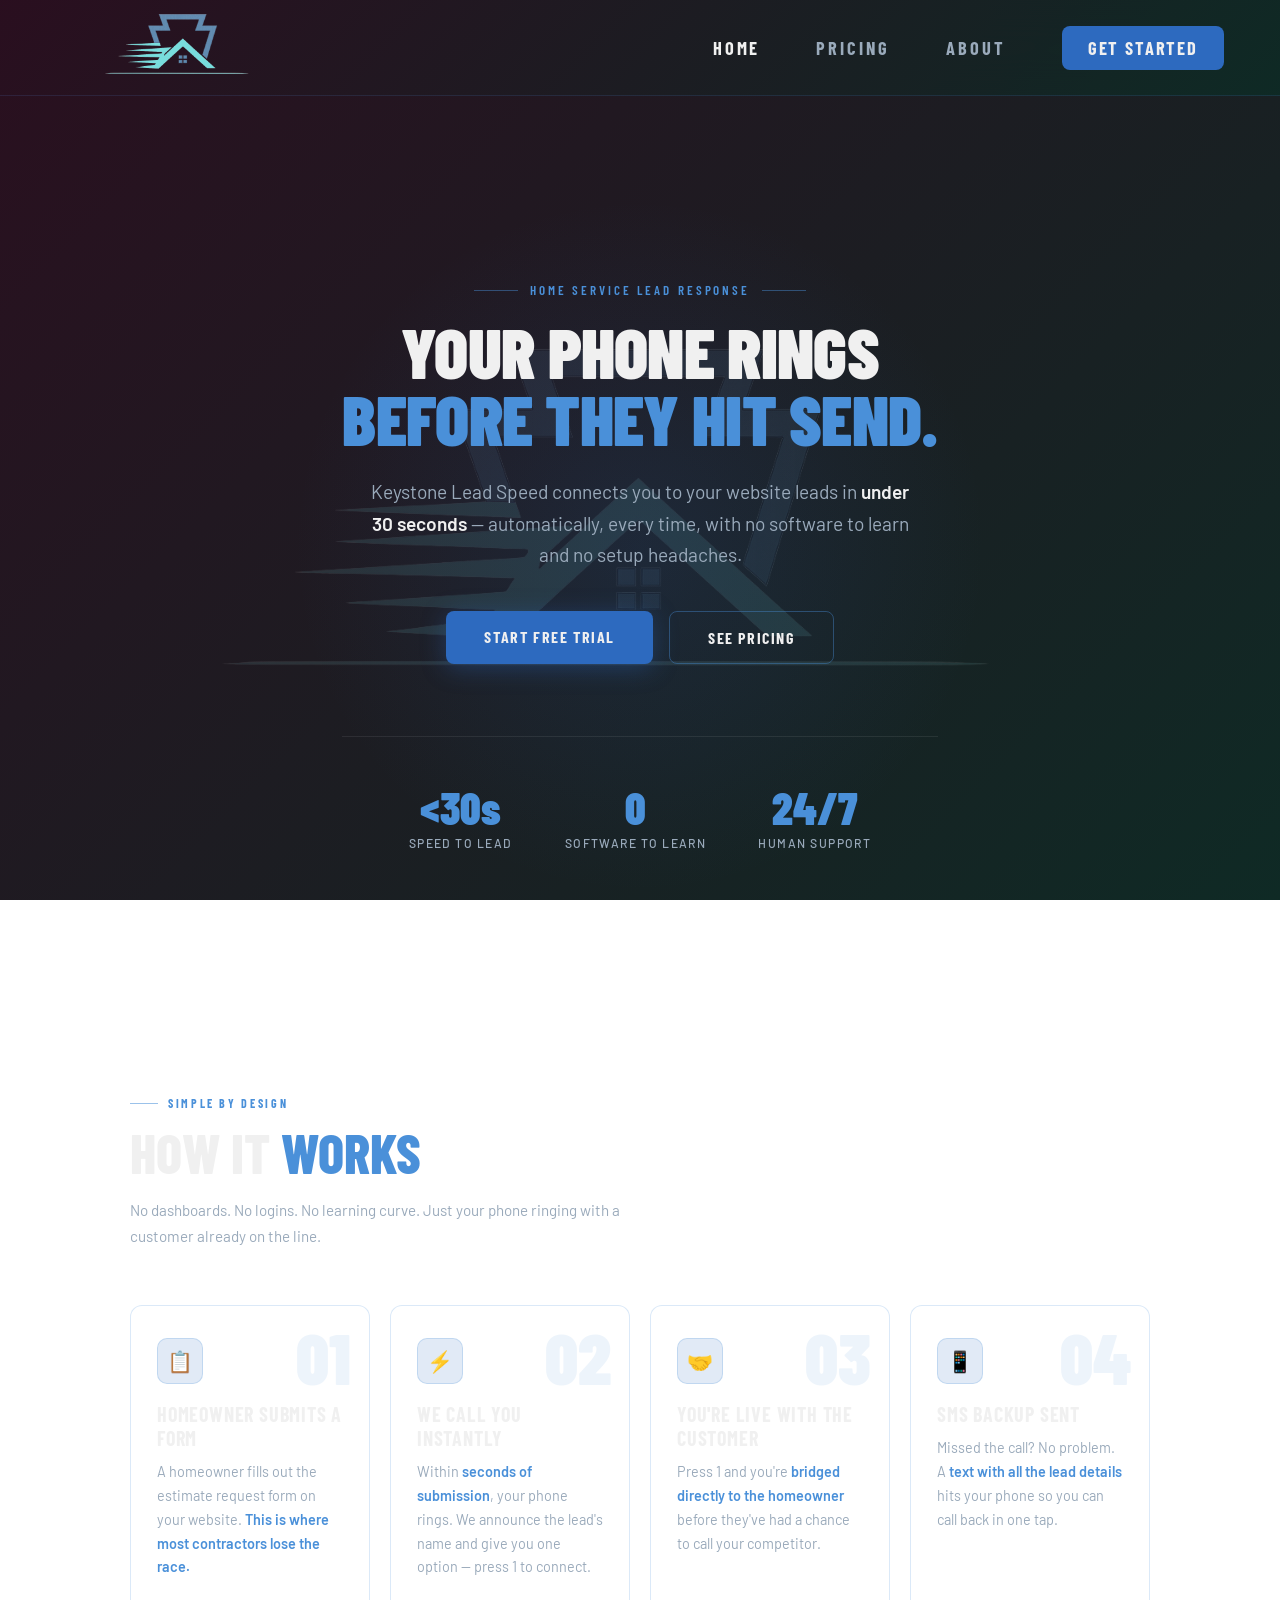
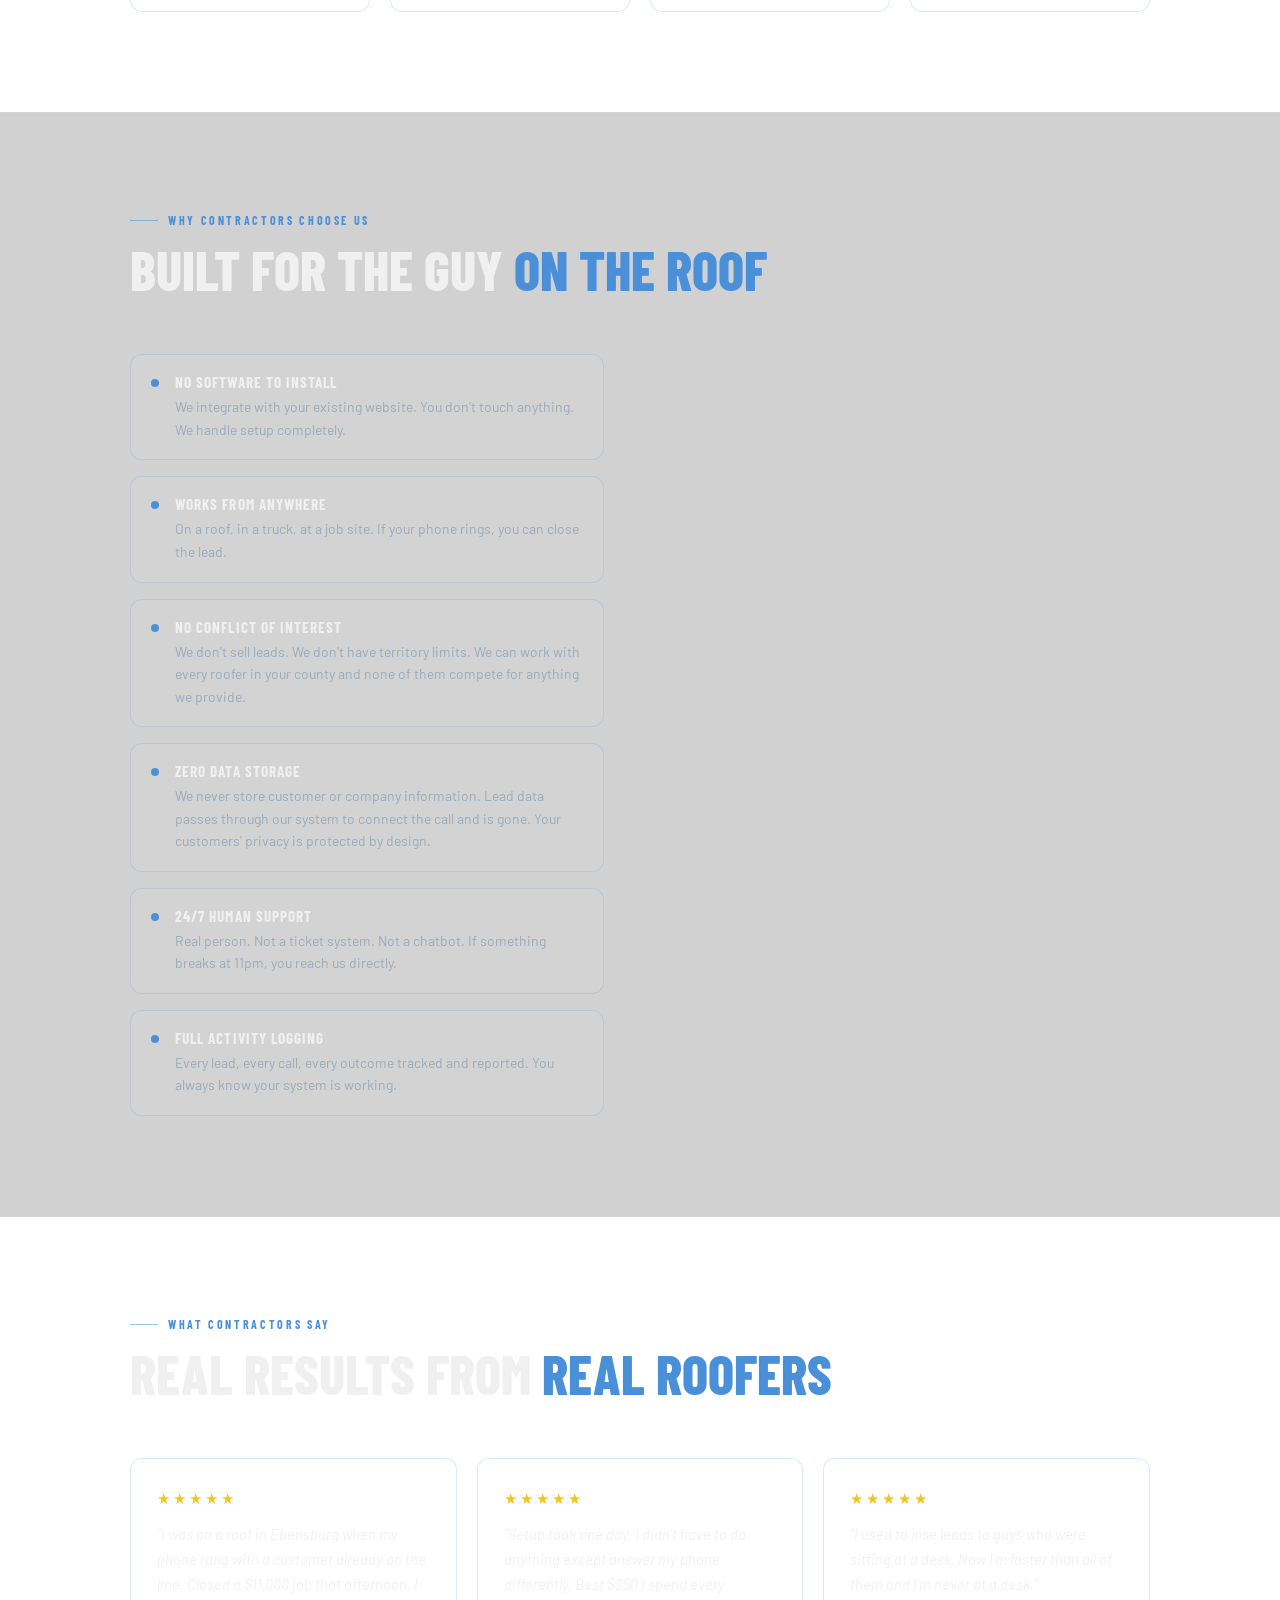
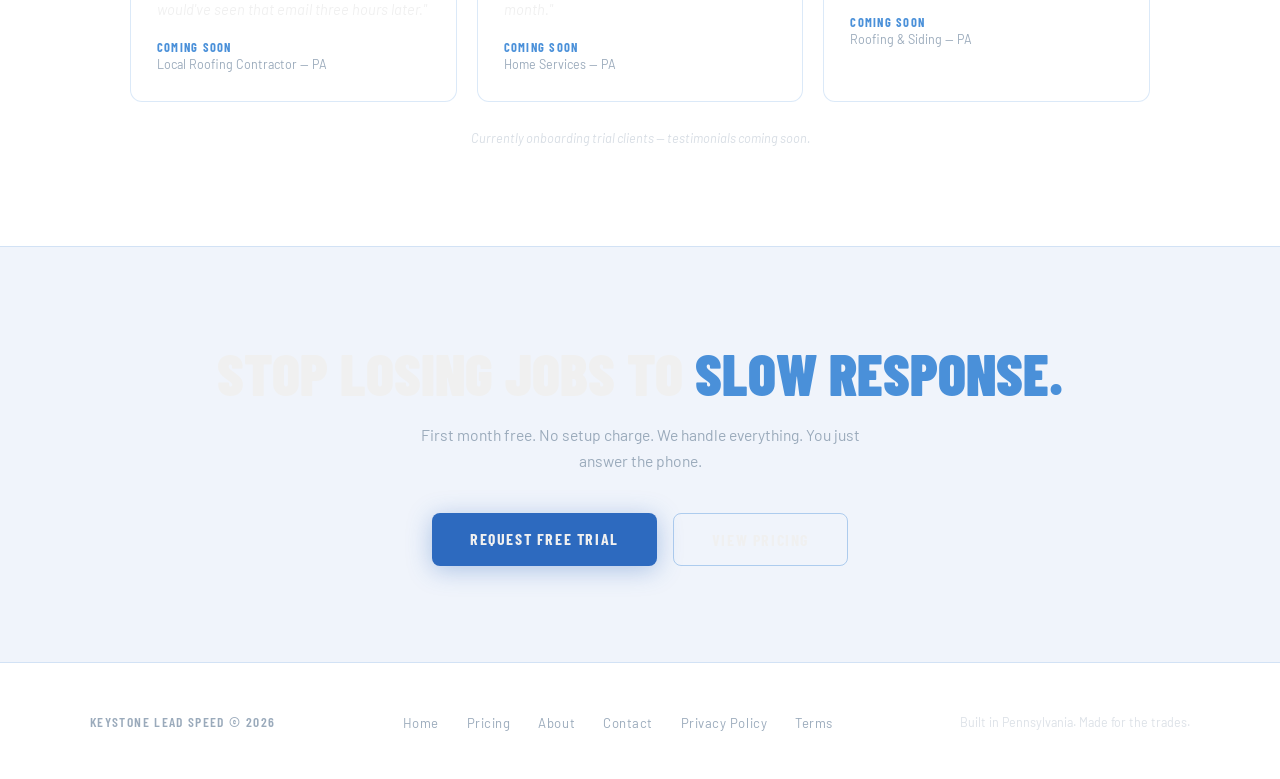
<file: index.html>
<!DOCTYPE html>
<html lang="en">
<head>
  <meta charset="UTF-8" />
  <link rel="icon" type="image/png" href="favicon-32x32.png" />
  <meta name="viewport" content="width=device-width, initial-scale=1.0" />
  <title>Keystone Lead Speed — Faster Leads. Real Conversations. More Jobs.</title>
  <link rel="preconnect" href="https://fonts.googleapis.com" />
  <link rel="preconnect" href="https://fonts.gstatic.com" crossorigin />
  <link href="https://fonts.googleapis.com/css2?family=Barlow+Condensed:wght@400;600;700;800;900&family=Barlow:wght@300;400;500;600&display=swap" rel="stylesheet" />
  <link rel="stylesheet" href="style.css" />
  <link rel="stylesheet" href="index-page.css" />
</head>
<body class="page">

  <!-- NAV -->
  <nav>
    <a href="index" class="nav-logo">
      <img src="Logo_no_wrd.png" alt="Keystone Lead Speed" />
    </a>
    <ul class="nav-links">
      <li><a href="index" class="active">Home</a></li>
      <li><a href="pricing">Pricing</a></li>
      <li><a href="about">About</a></li>
      <li><a href="contact" class="nav-cta">Get Started</a></li>
    </ul>
    <button class="hamburger" id="hamburger" aria-label="Menu">
      <span></span><span></span><span></span>
    </button>
  </nav>

  <!-- MOBILE NAV -->
  <div class="mobile-nav" id="mobileNav">
    <a href="index">Home</a>
    <a href="pricing">Pricing</a>
    <a href="about">About</a>
    <a href="contact">Get Started →</a>
  </div>

  <!-- HERO -->
  <section class="hero">
    <img src="Logo_no_wrd.png" class="hero-logo-bg" alt="" aria-hidden="true" />
    <div class="hero-glow"></div>
    <div class="hero-content">
      <p class="hero-eyebrow">Home Service Lead Response</p>
      <h1>
        Your Phone Rings
        <em>Before They Hit Send.</em>
      </h1>
      <p class="hero-sub">
        Keystone Lead Speed connects you to your website leads in <strong>under 30 seconds</strong> — automatically, every time, with no software to learn and no setup headaches.
      </p>
      <div class="hero-actions">
        <a href="contact" class="btn-primary-hero">Start Free Trial</a>
        <a href="pricing" class="btn-ghost-hero">See Pricing</a>
      </div>
      <div class="hero-stat-row">
        <div class="hero-stat">
          <div class="hero-stat-num">&lt;30s</div>
          <div class="hero-stat-label">Speed to Lead</div>
        </div>
        <div class="hero-stat">
          <div class="hero-stat-num">0</div>
          <div class="hero-stat-label">Software to Learn</div>
        </div>
        <div class="hero-stat">
          <div class="hero-stat-num">24/7</div>
          <div class="hero-stat-label">Human Support</div>
        </div>
      </div>
    </div>
  </section>

  <!-- HOW IT WORKS -->
  <section>
    <div class="section-inner">
      <p class="section-eyebrow fade-up">Simple by design</p>
      <h2 class="section-title fade-up">How It <em>Works</em></h2>
      <p class="section-desc fade-up">No dashboards. No logins. No learning curve. Just your phone ringing with a customer already on the line.</p>
      <div class="how-grid">
        <div class="how-card fade-up">
          <div class="how-step-num">01</div>
          <div class="how-icon">📋</div>
          <h3>Homeowner Submits a Form</h3>
          <p>A homeowner fills out the estimate request form on your website. <strong>This is where most contractors lose the race.</strong></p>
        </div>
        <div class="how-card fade-up">
          <div class="how-step-num">02</div>
          <div class="how-icon">⚡</div>
          <h3>We Call You Instantly</h3>
          <p>Within <strong>seconds of submission</strong>, your phone rings. We announce the lead's name and give you one option — press 1 to connect.</p>
        </div>
        <div class="how-card fade-up">
          <div class="how-step-num">03</div>
          <div class="how-icon">🤝</div>
          <h3>You're Live With the Customer</h3>
          <p>Press 1 and you're <strong>bridged directly to the homeowner</strong> before they've had a chance to call your competitor.</p>
        </div>
        <div class="how-card fade-up">
          <div class="how-step-num">04</div>
          <div class="how-icon">📱</div>
          <h3>SMS Backup Sent</h3>
          <p>Missed the call? No problem. A <strong>text with all the lead details</strong> hits your phone so you can call back in one tap.</p>
        </div>
      </div>
    </div>
  </section>

  <!-- WHY KEYSTONE -->
  <section class="why-section">
    <div class="section-inner">
      <p class="section-eyebrow fade-up">Why contractors choose us</p>
      <h2 class="section-title fade-up">Built for the Guy <em>On the Roof</em></h2>
      <div class="why-layout">
        <div class="why-list">
          <div class="why-item fade-up">
            <div class="why-dot"></div>
            <div>
              <h4>No Software to Install</h4>
              <p>We integrate with your existing website. You don't touch anything. We handle setup completely.</p>
            </div>
          </div>
          <div class="why-item fade-up">
            <div class="why-dot"></div>
            <div>
              <h4>Works From Anywhere</h4>
              <p>On a roof, in a truck, at a job site. If your phone rings, you can close the lead.</p>
            </div>
          </div>
          <div class="why-item fade-up">
            <div class="why-dot"></div>
            <div>
              <h4>No Conflict of Interest</h4>
              <p>We don't sell leads. We don't have territory limits. We can work with every roofer in your county and none of them compete for anything we provide.</p>
            </div>
          </div>
          <div class="why-item fade-up">
            <div class="why-dot"></div>
            <div>
              <h4>Zero Data Storage</h4>
              <p>We never store customer or company information. Lead data passes through our system to connect the call and is gone. Your customers' privacy is protected by design.</p>
            </div>
          </div>
          <div class="why-item fade-up">
            <div class="why-dot"></div>
            <div>
              <h4>24/7 Human Support</h4>
              <p>Real person. Not a ticket system. Not a chatbot. If something breaks at 11pm, you reach us directly.</p>
            </div>
          </div>
          <div class="why-item fade-up">
            <div class="why-dot"></div>
            <div>
              <h4>Full Activity Logging</h4>
              <p>Every lead, every call, every outcome tracked and reported. You always know your system is working.</p>
            </div>
          </div>
        </div>
        <div class="why-callout fade-up">
          <div class="why-callout-num">78%</div>
          <div class="why-callout-label">of jobs go to the first contractor to respond</div>
          <div class="divider-line"></div>
          <p>The average roof replacement is <strong>$8,000–$15,000</strong>. One lead saved by speed to call pays for an entire year of Keystone Lead Speed — and then some.</p>
        </div>
      </div>
    </div>
  </section>

  <!-- TESTIMONIALS -->
  <section>
    <div class="section-inner">
      <p class="section-eyebrow fade-up">What contractors say</p>
      <h2 class="section-title fade-up">Real Results From <em>Real Roofers</em></h2>
      <div class="test-grid">
        <div class="test-card fade-up">
          <div class="test-stars">★★★★★</div>
          <p class="test-quote">"I was on a roof in Ebensburg when my phone rang with a customer already on the line. Closed a $11,000 job that afternoon. I would've seen that email three hours later."</p>
          <div class="test-author">
            Coming Soon
            <span>Local Roofing Contractor — PA</span>
          </div>
        </div>
        <div class="test-card fade-up">
          <div class="test-stars">★★★★★</div>
          <p class="test-quote">"Setup took one day. I didn't have to do anything except answer my phone differently. Best $250 I spend every month."</p>
          <div class="test-author">
            Coming Soon
            <span>Home Services — PA</span>
          </div>
        </div>
        <div class="test-card fade-up">
          <div class="test-stars">★★★★★</div>
          <p class="test-quote">"I used to lose leads to guys who were sitting at a desk. Now I'm faster than all of them and I'm never at a desk."</p>
          <div class="test-author">
            Coming Soon
            <span>Roofing & Siding — PA</span>
          </div>
        </div>
      </div>
      <p class="test-placeholder-note">Currently onboarding trial clients — testimonials coming soon.</p>
    </div>
  </section>

  <!-- CTA BANNER -->
  <section class="cta-section">
    <div class="cta-inner">
      <h2>Stop Losing Jobs to <em>Slow Response.</em></h2>
      <p>First month free. No setup charge. We handle everything. You just answer the phone.</p>
      <div class="cta-actions">
        <a href="contact" class="btn-primary-hero">Request Free Trial</a>
        <a href="pricing" class="btn-ghost-hero">View Pricing</a>
      </div>
    </div>
  </section>

  <!-- FOOTER -->
  <footer>
    <div class="footer-inner">
      <div class="footer-brand">Keystone Lead Speed &copy; 2026</div>
      <ul class="footer-links">
        <li><a href="index">Home</a></li>
        <li><a href="pricing">Pricing</a></li>
        <li><a href="about">About</a></li>
        <li><a href="contact">Contact</a></li>
        <li><a href="privacy">Privacy Policy</a></li>
        <li><a href="terms">Terms</a></li>
      </ul>
      <div class="footer-copy">Built in Pennsylvania. Made for the trades.</div>
    </div>
  </footer>

  <script src="nav.js"></script>
  <script src="index-page.js"></script>
</body>
</html>
</file>
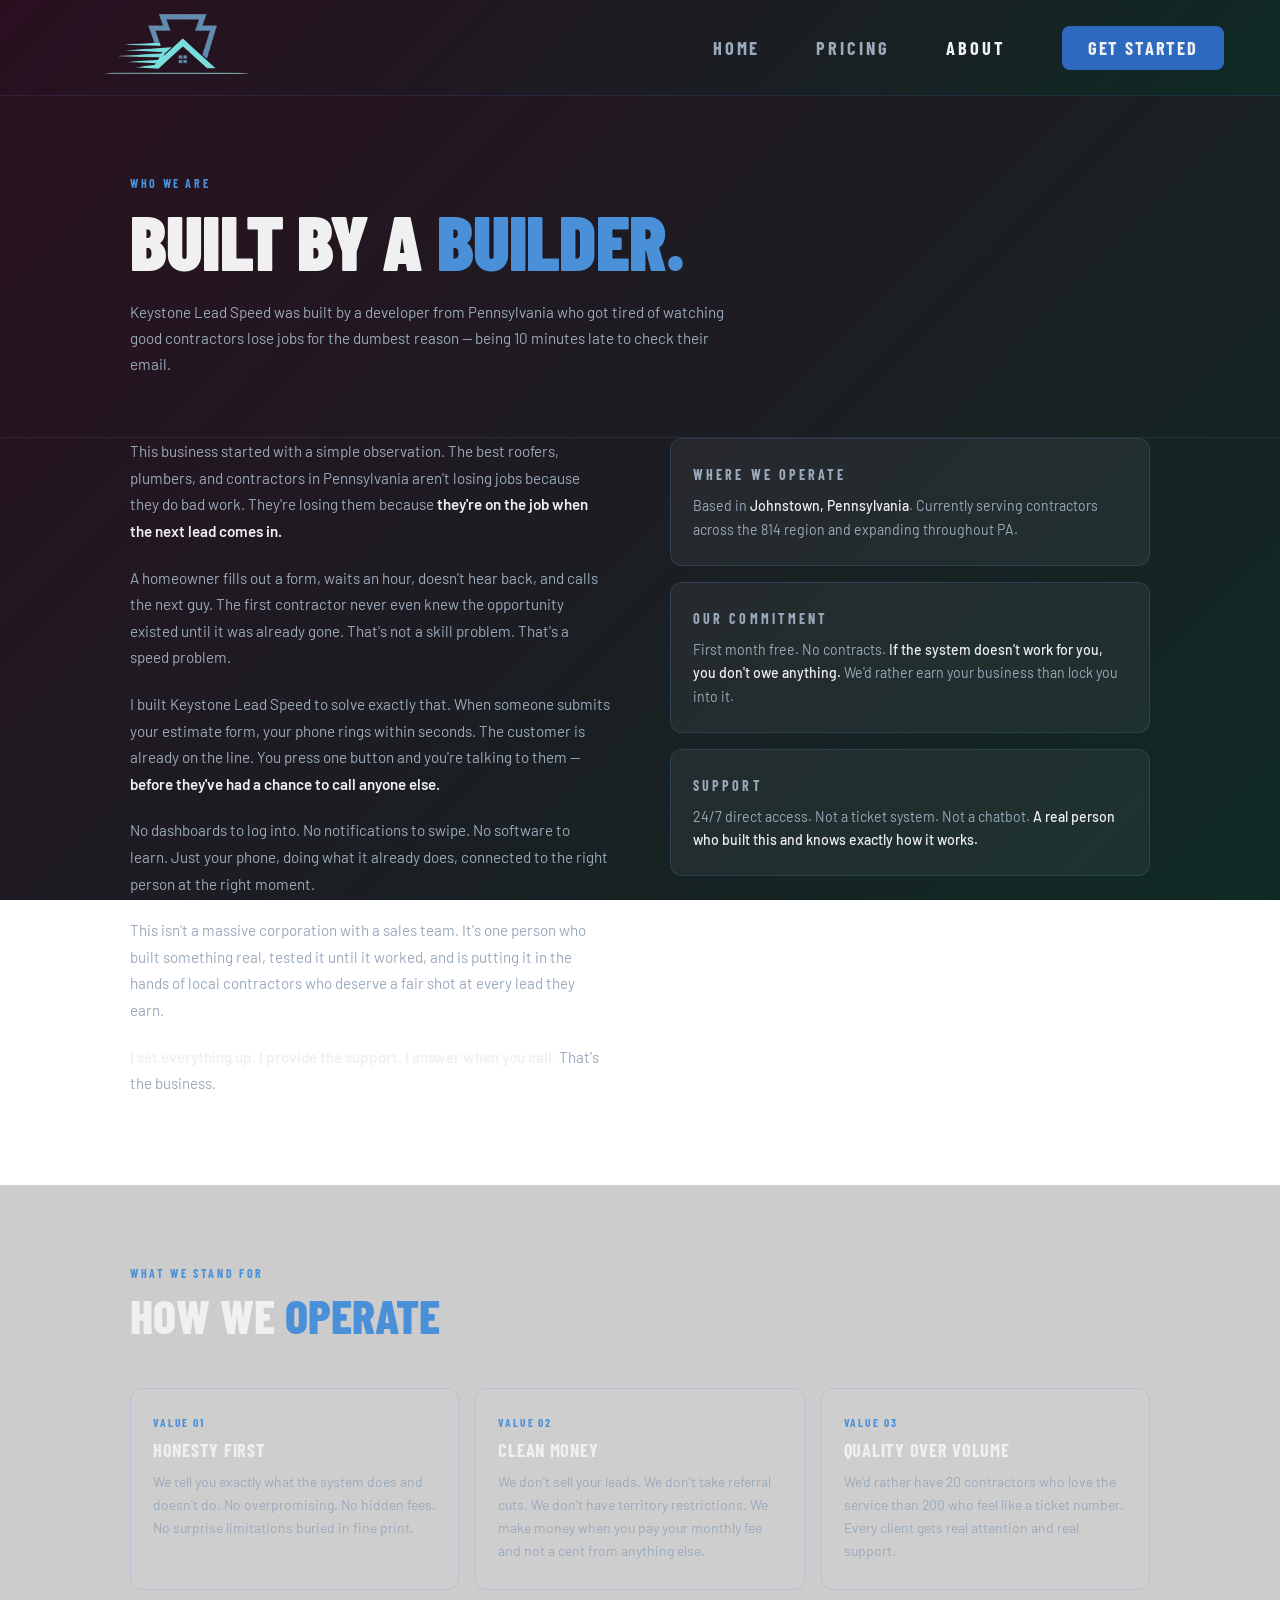
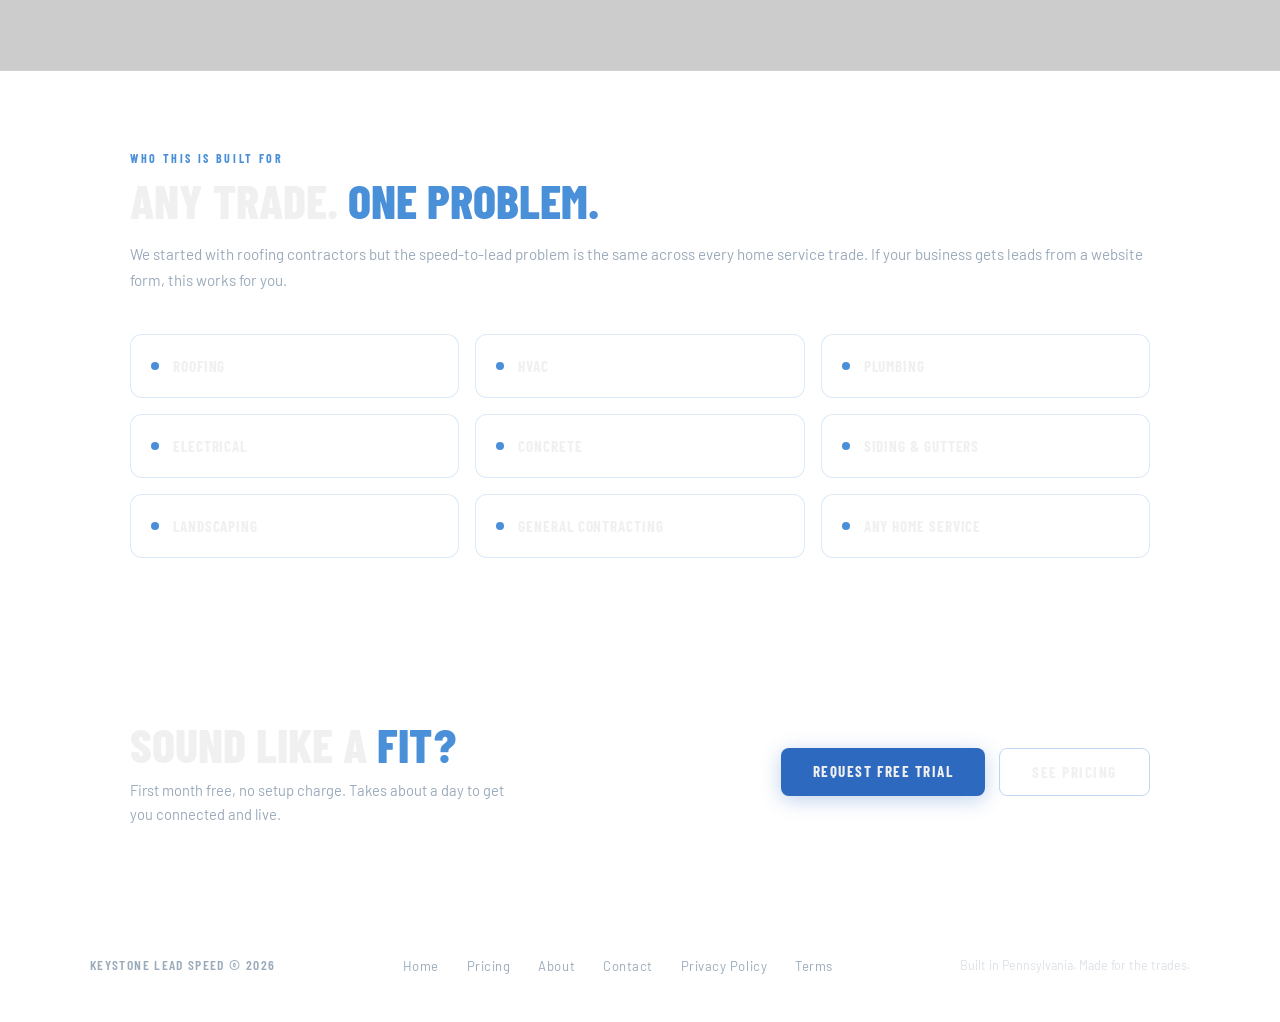
<file: about.html>
<!DOCTYPE html>
<html lang="en">
<head>
  <meta charset="UTF-8" />
  <link rel="icon" type="image/png" href="favicon-32x32.png" />
  <meta name="viewport" content="width=device-width, initial-scale=1.0" />
  <title>About — Keystone Lead Speed</title>
  <link rel="preconnect" href="https://fonts.googleapis.com" />
  <link rel="preconnect" href="https://fonts.gstatic.com" crossorigin />
  <link href="https://fonts.googleapis.com/css2?family=Barlow+Condensed:wght@400;600;700;800;900&family=Barlow:wght@300;400;500;600&display=swap" rel="stylesheet" />
  <link rel="stylesheet" href="style.css" />
  <style>
    /* ── ABOUT-SPECIFIC ─────────────────────────────────── */

    .page-hero {
      max-width: var(--max);
      margin: 0 auto;
      padding: 80px 40px 60px;
    }

    .page-hero .eyebrow { margin-bottom: 12px; }
    .page-hero h1 { margin-bottom: 20px; }
    .page-hero .body-text { max-width: 600px; }

    /* story section */
    .story-layout {
      max-width: var(--max);
      margin: 0 auto;
      padding: 0 40px 88px;
      display: grid;
      grid-template-columns: 1fr 1fr;
      gap: 60px;
      align-items: start;
    }

    .story-text {
      display: flex;
      flex-direction: column;
      gap: 20px;
    }

    .story-text p {
      font-size: 0.95rem;
      color: var(--muted);
      line-height: 1.75;
    }

    .story-text p strong { color: var(--white); font-weight: 600; }

    .story-aside {
      display: flex;
      flex-direction: column;
      gap: 16px;
      position: sticky;
      top: 88px;
    }

    .aside-card {
      background: var(--card-bg);
      border: 1px solid var(--card-bdr);
      border-radius: var(--radius);
      padding: 24px 22px;
    }

    .aside-card .eyebrow { margin-bottom: 8px; }

    .aside-card p {
      font-size: 0.88rem;
      color: var(--muted);
      line-height: 1.65;
    }

    .aside-card p strong { color: var(--white); font-weight: 500; }

    /* values grid */
    .values-section {
      background: rgba(0,0,0,0.2);
      border-top: 1px solid var(--faint);
      border-bottom: 1px solid var(--faint);
    }

    .values-inner {
      max-width: var(--max);
      margin: 0 auto;
      padding: 80px 40px;
    }

    .values-inner .eyebrow { margin-bottom: 10px; }
    .values-inner .heading-lg { margin-bottom: 48px; }

    .values-grid {
      display: grid;
      grid-template-columns: repeat(3, 1fr);
      gap: 16px;
    }

    .value-card {
      background: var(--card-bg);
      border: 1px solid var(--card-bdr);
      border-radius: var(--radius);
      padding: 26px 22px;
      transition: border-color 0.25s;
    }

    .value-card:hover { border-color: var(--card-bdr-hover); }

    .value-label {
      font-family: var(--font-head);
      font-size: 0.72rem;
      font-weight: 700;
      letter-spacing: 0.16em;
      text-transform: uppercase;
      color: var(--blue-lt);
      margin-bottom: 10px;
    }

    .value-card h3 {
      font-family: var(--font-head);
      font-size: 1.15rem;
      font-weight: 700;
      text-transform: uppercase;
      letter-spacing: 0.04em;
      color: var(--white);
      margin-bottom: 10px;
    }

    .value-card p {
      font-size: 0.87rem;
      color: var(--muted);
      line-height: 1.65;
    }

    /* who we serve */
    .serve-inner {
      max-width: var(--max);
      margin: 0 auto;
      padding: 80px 40px;
    }

    .serve-inner .eyebrow { margin-bottom: 10px; }
    .serve-inner .heading-lg { margin-bottom: 16px; }
    .serve-inner > .body-text { margin-bottom: 48px; }

    .serve-grid {
      display: grid;
      grid-template-columns: repeat(3, 1fr);
      gap: 16px;
    }

    .serve-card {
      background: var(--card-bg);
      border: 1px solid var(--card-bdr);
      border-radius: var(--radius);
      padding: 22px 20px;
      display: flex;
      align-items: center;
      gap: 14px;
      transition: border-color 0.25s;
    }

    .serve-card:hover { border-color: var(--card-bdr-hover); }

    .serve-dot {
      width: 8px; height: 8px;
      border-radius: 50%;
      background: var(--blue-lt);
      flex-shrink: 0;
    }

    .serve-card span {
      font-family: var(--font-head);
      font-size: 0.95rem;
      font-weight: 700;
      text-transform: uppercase;
      letter-spacing: 0.06em;
      color: var(--white);
    }

    /* bottom cta */
    .about-cta {
      max-width: var(--max);
      margin: 0 auto;
      padding: 80px 40px;
      display: flex;
      align-items: center;
      justify-content: space-between;
      gap: 40px;
      flex-wrap: wrap;
    }

    .about-cta h2 { margin-bottom: 10px; }
    .about-cta p { font-size: 0.92rem; color: var(--muted); max-width: 380px; line-height: 1.6; }

    @media (max-width: 900px) {
      .story-layout { grid-template-columns: 1fr; gap: 40px; }
      .story-aside { position: static; }
      .values-grid { grid-template-columns: 1fr 1fr; }
      .serve-grid { grid-template-columns: 1fr 1fr; }
    }

    @media (max-width: 640px) {
      .values-grid { grid-template-columns: 1fr; }
      .serve-grid { grid-template-columns: 1fr; }
      .page-hero { padding: 64px 24px 44px; }
      .story-layout { padding: 0 24px 64px; }
      .values-inner { padding: 64px 24px; }
      .serve-inner { padding: 64px 24px; }
      .about-cta { padding: 64px 24px; flex-direction: column; align-items: flex-start; }
    }
  </style>
</head>
<body class="page">

  <!-- NAV -->
  <nav>
    <a href="index" class="nav-logo">
      <img src="Logo_no_wrd.png" alt="Keystone Lead Speed" />
    </a>
    <ul class="nav-links">
      <li><a href="index">Home</a></li>
      <li><a href="pricing">Pricing</a></li>
      <li><a href="about" class="active">About</a></li>
      <li><a href="contact" class="nav-cta">Get Started</a></li>
    </ul>
    <button class="hamburger" id="hamburger" aria-label="Menu">
      <span></span><span></span><span></span>
    </button>
  </nav>

  <div class="mobile-nav" id="mobileNav">
    <a href="index">Home</a>
    <a href="pricing">Pricing</a>
    <a href="about">About</a>
    <a href="contact">Get Started →</a>
  </div>

  <!-- PAGE HERO -->
  <div class="page-hero">
    <p class="eyebrow">Who We Are</p>
    <h1 class="heading-xl">Built by a <span class="accent">Builder.</span></h1>
    <p class="body-text">Keystone Lead Speed was built by a developer from Pennsylvania who got tired of watching good contractors lose jobs for the dumbest reason — being 10 minutes late to check their email.</p>
  </div>

  <hr class="section-rule" />

  <!-- STORY -->
  <div class="story-layout">
    <div class="story-text">
      <p>
        This business started with a simple observation. The best roofers, plumbers, and contractors in Pennsylvania aren't losing jobs because they do bad work. They're losing them because <strong>they're on the job when the next lead comes in.</strong>
      </p>
      <p>
        A homeowner fills out a form, waits an hour, doesn't hear back, and calls the next guy. The first contractor never even knew the opportunity existed until it was already gone. That's not a skill problem. That's a speed problem.
      </p>
      <p>
        I built Keystone Lead Speed to solve exactly that. When someone submits your estimate form, your phone rings within seconds. The customer is already on the line. You press one button and you're talking to them — <strong>before they've had a chance to call anyone else.</strong>
      </p>
      <p>
        No dashboards to log into. No notifications to swipe. No software to learn. Just your phone, doing what it already does, connected to the right person at the right moment.
      </p>
      <p>
        This isn't a massive corporation with a sales team. It's one person who built something real, tested it until it worked, and is putting it in the hands of local contractors who deserve a fair shot at every lead they earn.
      </p>
      <p>
        <strong>I set everything up. I provide the support. I answer when you call.</strong> That's the business.
      </p>
    </div>

    <div class="story-aside">
      <div class="aside-card">
        <p class="eyebrow">Where We Operate</p>
        <p>Based in <strong>Johnstown, Pennsylvania</strong>. Currently serving contractors across the 814 region and expanding throughout PA.</p>
      </div>
      <div class="aside-card">
        <p class="eyebrow">Our Commitment</p>
        <p>First month free. No contracts. <strong>If the system doesn't work for you, you don't owe anything.</strong> We'd rather earn your business than lock you into it.</p>
      </div>
      <div class="aside-card">
        <p class="eyebrow">Support</p>
        <p>24/7 direct access. Not a ticket system. Not a chatbot. <strong>A real person who built this and knows exactly how it works.</strong></p>
      </div>
    </div>
  </div>

  <!-- VALUES -->
  <div class="values-section">
    <div class="values-inner">
      <p class="eyebrow">What We Stand For</p>
      <h2 class="heading-lg">How We <span class="accent">Operate</span></h2>
      <div class="values-grid">
        <div class="value-card">
          <div class="value-label">Value 01</div>
          <h3>Honesty First</h3>
          <p>We tell you exactly what the system does and doesn't do. No overpromising. No hidden fees. No surprise limitations buried in fine print.</p>
        </div>
        <div class="value-card">
          <div class="value-label">Value 02</div>
          <h3>Clean Money</h3>
          <p>We don't sell your leads. We don't take referral cuts. We don't have territory restrictions. We make money when you pay your monthly fee and not a cent from anything else.</p>
        </div>
        <div class="value-card">
          <div class="value-label">Value 03</div>
          <h3>Quality Over Volume</h3>
          <p>We'd rather have 20 contractors who love the service than 200 who feel like a ticket number. Every client gets real attention and real support.</p>
        </div>
      </div>
    </div>
  </div>

  <!-- WHO WE SERVE -->
  <div class="serve-inner">
    <p class="eyebrow">Who This Is Built For</p>
    <h2 class="heading-lg">Any Trade. <span class="accent">One Problem.</span></h2>
    <p class="body-text" style="margin-bottom: 40px;">We started with roofing contractors but the speed-to-lead problem is the same across every home service trade. If your business gets leads from a website form, this works for you.</p>
    <div class="serve-grid">
      <div class="serve-card"><div class="serve-dot"></div><span>Roofing</span></div>
      <div class="serve-card"><div class="serve-dot"></div><span>HVAC</span></div>
      <div class="serve-card"><div class="serve-dot"></div><span>Plumbing</span></div>
      <div class="serve-card"><div class="serve-dot"></div><span>Electrical</span></div>
      <div class="serve-card"><div class="serve-dot"></div><span>Concrete</span></div>
      <div class="serve-card"><div class="serve-dot"></div><span>Siding & Gutters</span></div>
      <div class="serve-card"><div class="serve-dot"></div><span>Landscaping</span></div>
      <div class="serve-card"><div class="serve-dot"></div><span>General Contracting</span></div>
      <div class="serve-card"><div class="serve-dot"></div><span>Any Home Service</span></div>
    </div>
  </div>

  <hr class="section-rule" />

  <!-- BOTTOM CTA -->
  <div class="about-cta">
    <div>
      <h2 class="heading-lg">Sound like a <span class="accent">fit?</span></h2>
      <p>First month free, no setup charge. Takes about a day to get you connected and live.</p>
    </div>
    <div style="display:flex; gap:14px; flex-wrap:wrap;">
      <a href="contact" class="btn btn-primary">Request Free Trial</a>
      <a href="pricing" class="btn btn-outline">See Pricing</a>
    </div>
  </div>

  <!-- FOOTER -->
  <footer>
    <div class="footer-inner">
      <div class="footer-brand">Keystone Lead Speed &copy; 2026</div>
      <ul class="footer-links">
        <li><a href="index">Home</a></li>
        <li><a href="pricing">Pricing</a></li>
        <li><a href="about">About</a></li>
        <li><a href="contact">Contact</a></li>
        <li><a href="privacy">Privacy Policy</a></li>
        <li><a href="terms">Terms</a></li>
      </ul>
      <div class="footer-copy">Built in Pennsylvania. Made for the trades.</div>
    </div>
  </footer>

  <script src="nav.js"></script>
</body>
</html>
</file>
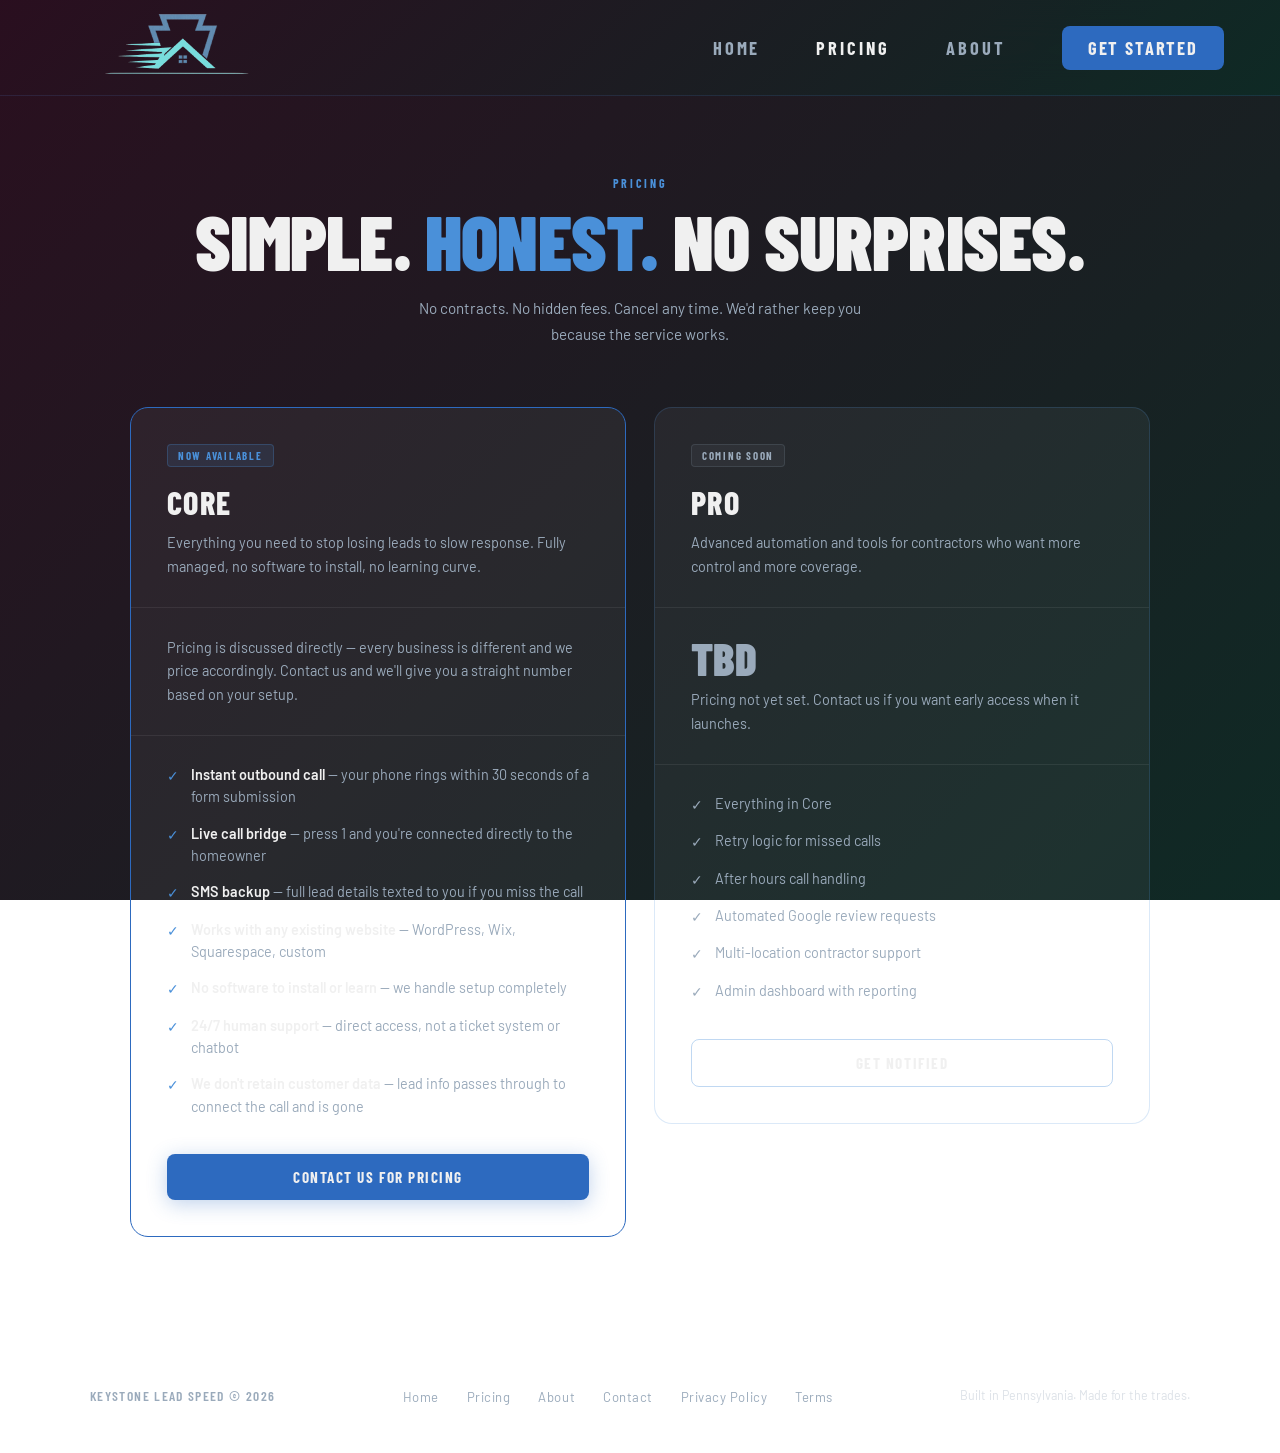
<file: pricing.html>
<!DOCTYPE html>
<html lang="en">
<head>
  <meta charset="UTF-8" />
  <link rel="icon" type="image/png" href="favicon-32x32.png" />
  <meta name="viewport" content="width=device-width, initial-scale=1.0" />
  <title>Pricing — Keystone Lead Speed</title>
  <link rel="preconnect" href="https://fonts.googleapis.com" />
  <link rel="preconnect" href="https://fonts.gstatic.com" crossorigin />
  <link href="https://fonts.googleapis.com/css2?family=Barlow+Condensed:wght@400;600;700;800;900&family=Barlow:wght@300;400;500;600&display=swap" rel="stylesheet" />
  <link rel="stylesheet" href="style.css" />
  <style>
    .page-hero {
      max-width: var(--max);
      margin: 0 auto;
      padding: 80px 40px 60px;
      text-align: center;
    }
    .page-hero .eyebrow { margin-bottom: 12px; }
    .page-hero h1 { margin-bottom: 16px; }
    .page-hero .body-text {
      max-width: 480px;
      margin: 0 auto;
    }

    .tier-grid {
      max-width: var(--max);
      margin: 0 auto;
      padding: 0 40px 100px;
      display: grid;
      grid-template-columns: repeat(2, 1fr);
      gap: 28px;
      align-items: start;
    }

    .tier-card {
      background: var(--card-bg);
      border: 1px solid var(--card-bdr);
      border-radius: var(--radius-lg);
      overflow: hidden;
      transition: border-color 0.25s, transform 0.25s;
    }

    .tier-card:hover { border-color: var(--card-bdr-hover); transform: translateY(-3px); }
    .tier-card.featured { border-color: var(--blue); }

    .tier-header {
      padding: 36px 36px 28px;
      border-bottom: 1px solid var(--faint);
    }

    .tier-badge {
      display: inline-block;
      font-family: var(--font-head);
      font-size: 0.68rem;
      font-weight: 700;
      letter-spacing: 0.16em;
      text-transform: uppercase;
      color: var(--blue-lt);
      background: rgba(74,144,217,0.12);
      border: 1px solid rgba(74,144,217,0.25);
      border-radius: 4px;
      padding: 4px 10px;
      margin-bottom: 16px;
    }

    .tier-badge.soon {
      color: var(--muted);
      background: rgba(138,154,170,0.08);
      border-color: rgba(138,154,170,0.18);
    }

    .tier-name {
      font-family: var(--font-head);
      font-size: 2rem;
      font-weight: 800;
      text-transform: uppercase;
      letter-spacing: 0.04em;
      color: var(--white);
      margin-bottom: 10px;
    }

    .tier-desc {
      font-size: 0.9rem;
      color: var(--muted);
      line-height: 1.65;
    }

    .tier-pricing {
      padding: 28px 36px;
      border-bottom: 1px solid var(--faint);
    }

    .price-note {
      font-size: 0.9rem;
      color: var(--muted);
      line-height: 1.65;
    }

    .price-note strong { color: var(--white); font-weight: 600; }

    .price-tbd {
      font-family: var(--font-head);
      font-size: 2.8rem;
      font-weight: 900;
      color: var(--muted);
      line-height: 1;
      margin-bottom: 8px;
    }

    .tier-features {
      padding: 28px 36px;
      display: flex;
      flex-direction: column;
      gap: 14px;
    }

    .feature-row {
      display: flex;
      align-items: flex-start;
      gap: 12px;
      font-size: 0.9rem;
      color: var(--muted);
      line-height: 1.55;
    }

    .feature-check {
      color: var(--blue-lt);
      font-size: 0.9rem;
      flex-shrink: 0;
      margin-top: 1px;
    }

    .feature-check.dim { color: var(--muted); }
    .feature-row strong { color: var(--white); font-weight: 600; }

    .tier-footer {
      padding: 8px 36px 36px;
    }

    .tier-footer .btn { width: 100%; }

    @media (max-width: 768px) {
      .tier-grid { grid-template-columns: 1fr; padding: 0 24px 72px; }
      .page-hero { padding: 64px 24px 44px; }
    }
  </style>
</head>
<body class="page">

  <!-- NAV -->
  <nav>
    <a href="index" class="nav-logo">
      <img src="Logo_no_wrd.png" alt="Keystone Lead Speed" />
    </a>
    <ul class="nav-links">
      <li><a href="index">Home</a></li>
      <li><a href="pricing" class="active">Pricing</a></li>
      <li><a href="about">About</a></li>
      <li><a href="contact" class="nav-cta">Get Started</a></li>
    </ul>
    <button class="hamburger" id="hamburger" aria-label="Menu">
      <span></span><span></span><span></span>
    </button>
  </nav>

  <div class="mobile-nav" id="mobileNav">
    <a href="index">Home</a>
    <a href="pricing">Pricing</a>
    <a href="about">About</a>
    <a href="contact">Get Started →</a>
  </div>

  <!-- PAGE HERO -->
  <div class="page-hero">
    <p class="eyebrow">Pricing</p>
    <h1 class="heading-xl">Simple. <span class="accent">Honest.</span> No Surprises.</h1>
    <p class="body-text">No contracts. No hidden fees. Cancel any time. We'd rather keep you because the service works.</p>
  </div>

  <!-- TIER GRID -->
  <div class="tier-grid">

    <!-- Card 1 — Contact for Pricing -->
    <div class="tier-card featured">
      <div class="tier-header">
        <div class="tier-badge">Now Available</div>
        <div class="tier-name">Core</div>
        <p class="tier-desc">Everything you need to stop losing leads to slow response. Fully managed, no software to install, no learning curve.</p>
      </div>
      <div class="tier-pricing">
        <p class="price-note">Pricing is discussed directly — every business is different and we price accordingly. Contact us and we'll give you a straight number based on your setup.</p>
      </div>
      <div class="tier-features">
        <div class="feature-row">
          <span class="feature-check">✓</span>
          <span><strong>Instant outbound call</strong> — your phone rings within 30 seconds of a form submission</span>
        </div>
        <div class="feature-row">
          <span class="feature-check">✓</span>
          <span><strong>Live call bridge</strong> — press 1 and you're connected directly to the homeowner</span>
        </div>
        <div class="feature-row">
          <span class="feature-check">✓</span>
          <span><strong>SMS backup</strong> — full lead details texted to you if you miss the call</span>
        </div>
        <div class="feature-row">
          <span class="feature-check">✓</span>
          <span><strong>Works with any existing website</strong> — WordPress, Wix, Squarespace, custom</span>
        </div>
        <div class="feature-row">
          <span class="feature-check">✓</span>
          <span><strong>No software to install or learn</strong> — we handle setup completely</span>
        </div>
        <div class="feature-row">
          <span class="feature-check">✓</span>
          <span><strong>24/7 human support</strong> — direct access, not a ticket system or chatbot</span>
        </div>
        <div class="feature-row">
          <span class="feature-check">✓</span>
          <span><strong>We don't retain customer data</strong> — lead info passes through to connect the call and is gone</span>
        </div>
      </div>
      <div class="tier-footer">
        <a href="contact" class="btn btn-primary">Contact Us for Pricing</a>
      </div>
    </div>

    <!-- Card 2 — Coming Soon -->
    <div class="tier-card">
      <div class="tier-header">
        <div class="tier-badge soon">Coming Soon</div>
        <div class="tier-name">Pro</div>
        <p class="tier-desc">Advanced automation and tools for contractors who want more control and more coverage.</p>
      </div>
      <div class="tier-pricing">
        <div class="price-tbd">TBD</div>
        <p class="price-note">Pricing not yet set. Contact us if you want early access when it launches.</p>
      </div>
      <div class="tier-features">
        <div class="feature-row">
          <span class="feature-check dim">✓</span>
          <span>Everything in Core</span>
        </div>
        <div class="feature-row">
          <span class="feature-check dim">✓</span>
          <span>Retry logic for missed calls</span>
        </div>
        <div class="feature-row">
          <span class="feature-check dim">✓</span>
          <span>After hours call handling</span>
        </div>
        <div class="feature-row">
          <span class="feature-check dim">✓</span>
          <span>Automated Google review requests</span>
        </div>
        <div class="feature-row">
          <span class="feature-check dim">✓</span>
          <span>Multi-location contractor support</span>
        </div>
        <div class="feature-row">
          <span class="feature-check dim">✓</span>
          <span>Admin dashboard with reporting</span>
        </div>
      </div>
      <div class="tier-footer">
        <a href="contact" class="btn btn-outline">Get Notified</a>
      </div>
    </div>

  </div>

  <!-- FOOTER -->
  <footer>
    <div class="footer-inner">
      <div class="footer-brand">Keystone Lead Speed &copy; 2026</div>
      <ul class="footer-links">
        <li><a href="index">Home</a></li>
        <li><a href="pricing">Pricing</a></li>
        <li><a href="about">About</a></li>
        <li><a href="contact">Contact</a></li>
        <li><a href="privacy">Privacy Policy</a></li>
        <li><a href="terms">Terms</a></li>
      </ul>
      <div class="footer-copy">Built in Pennsylvania. Made for the trades.</div>
    </div>
  </footer>

  <script src="nav.js"></script>
</body>
</html>
</file>
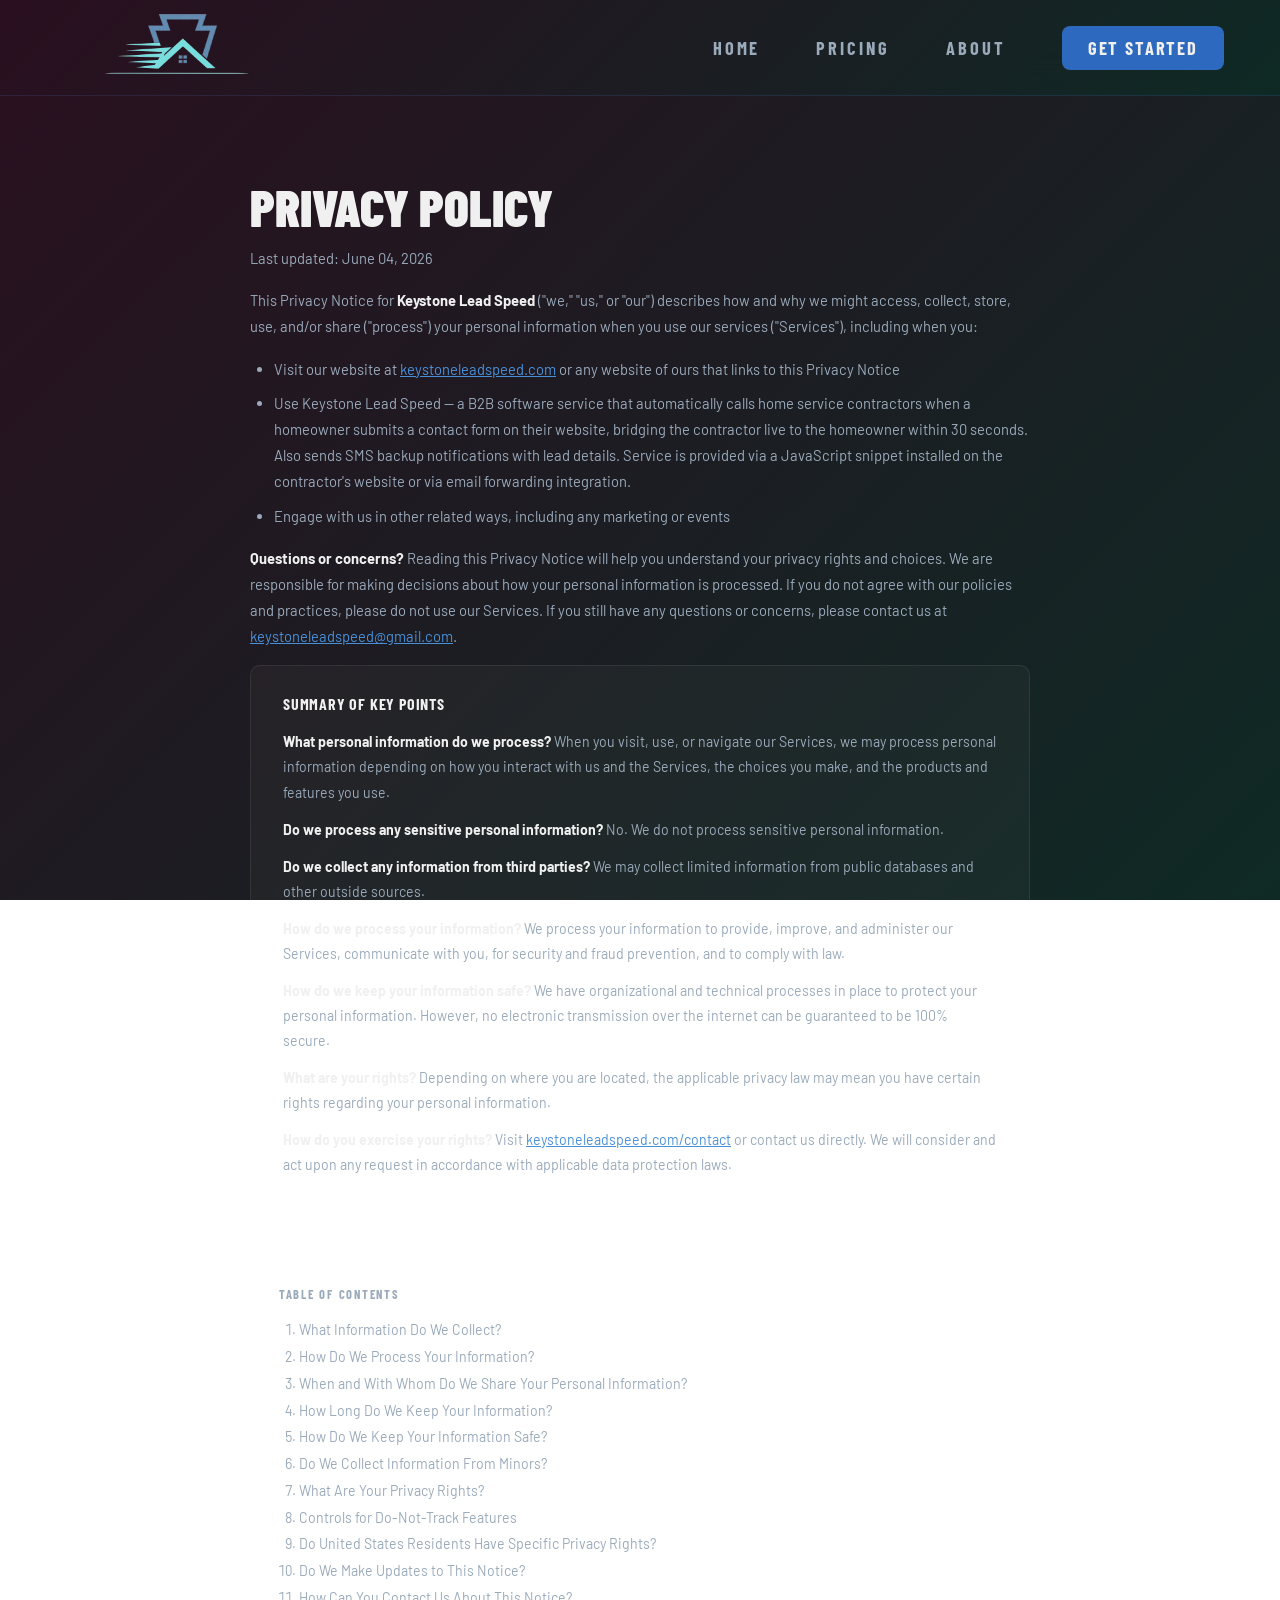
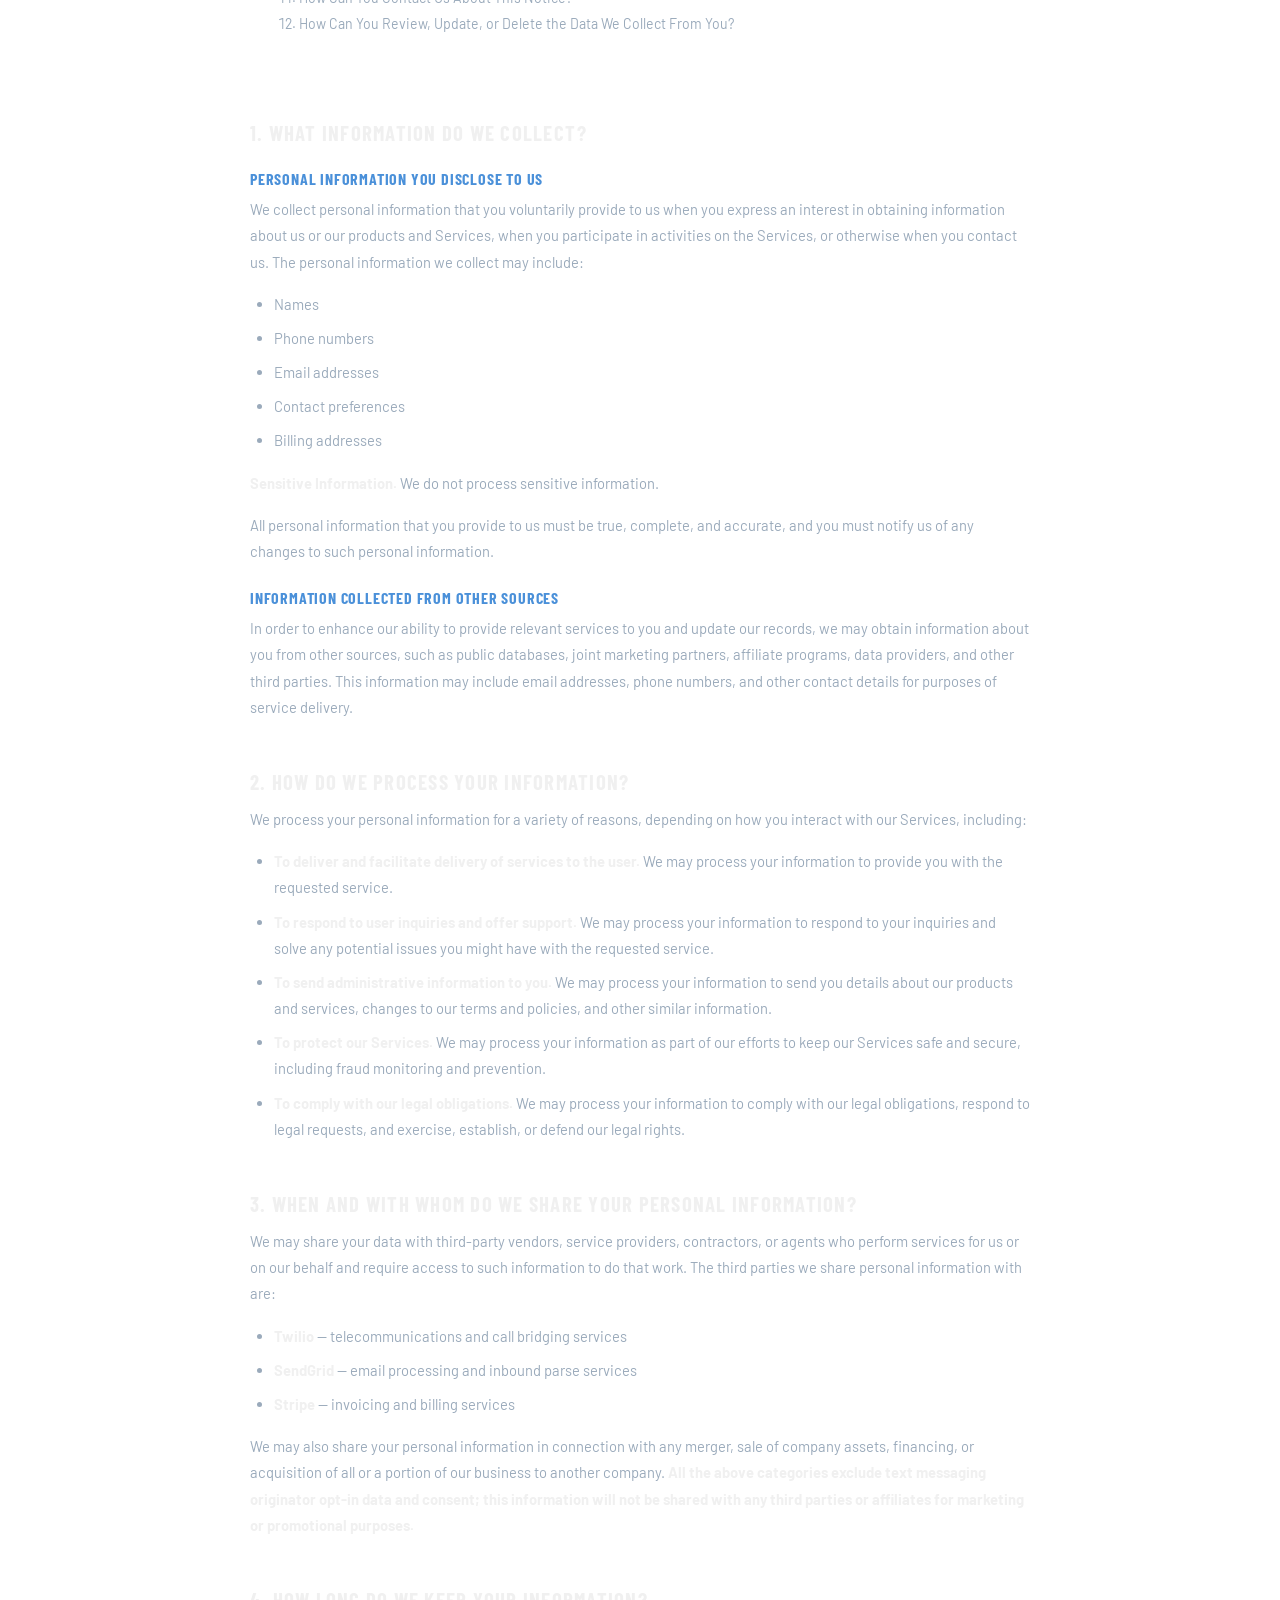
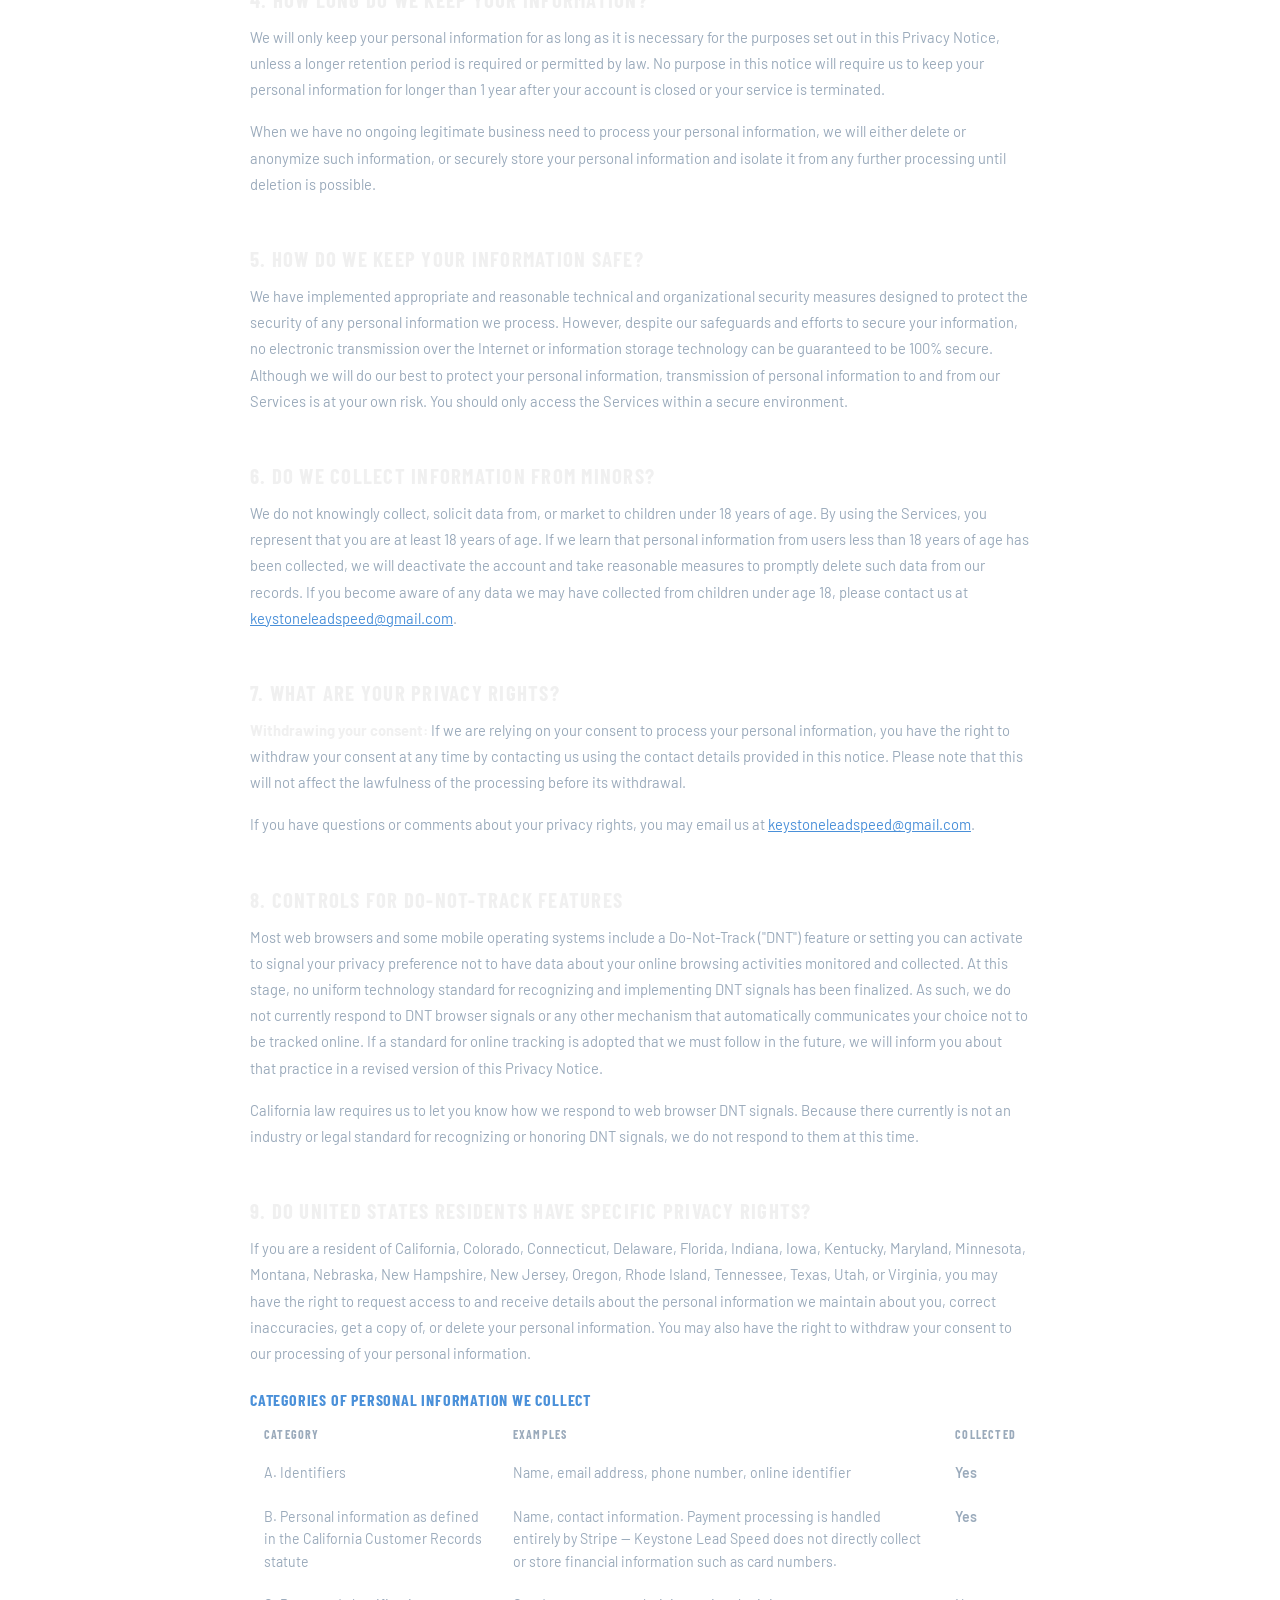
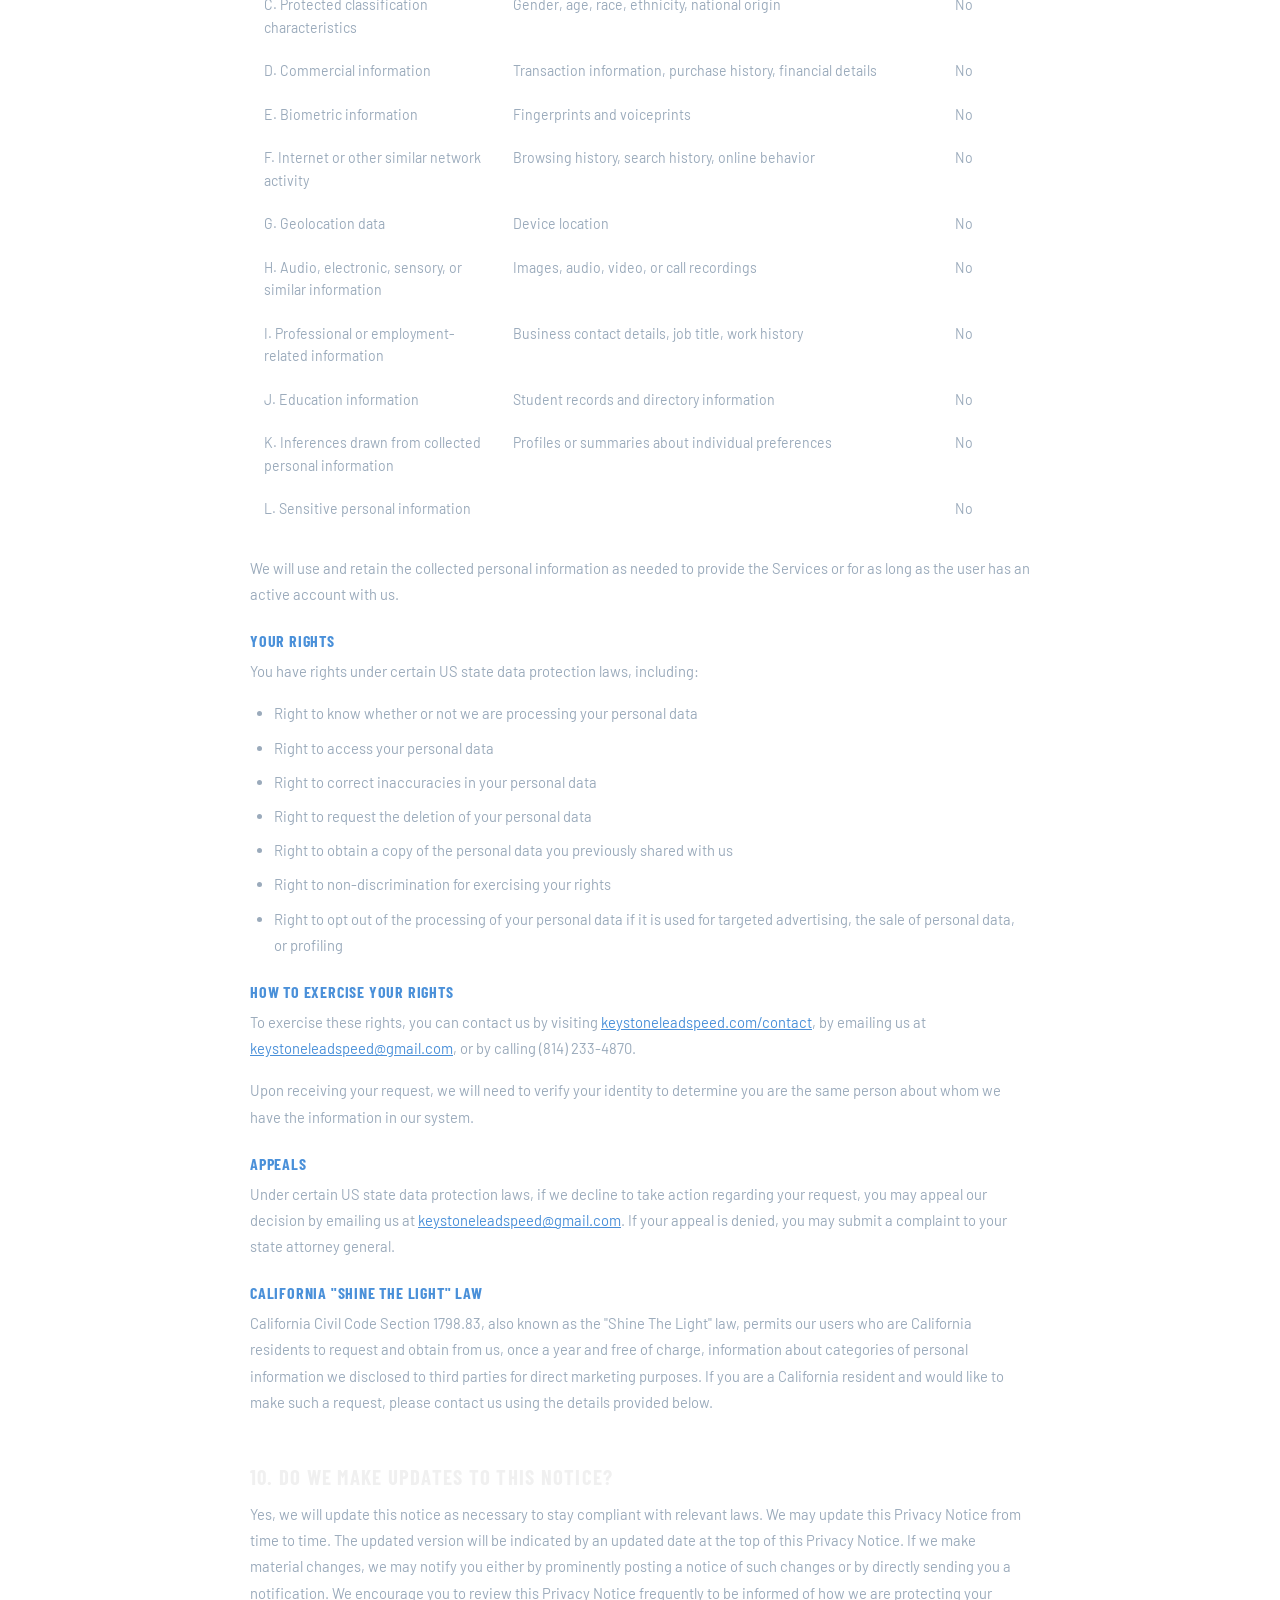
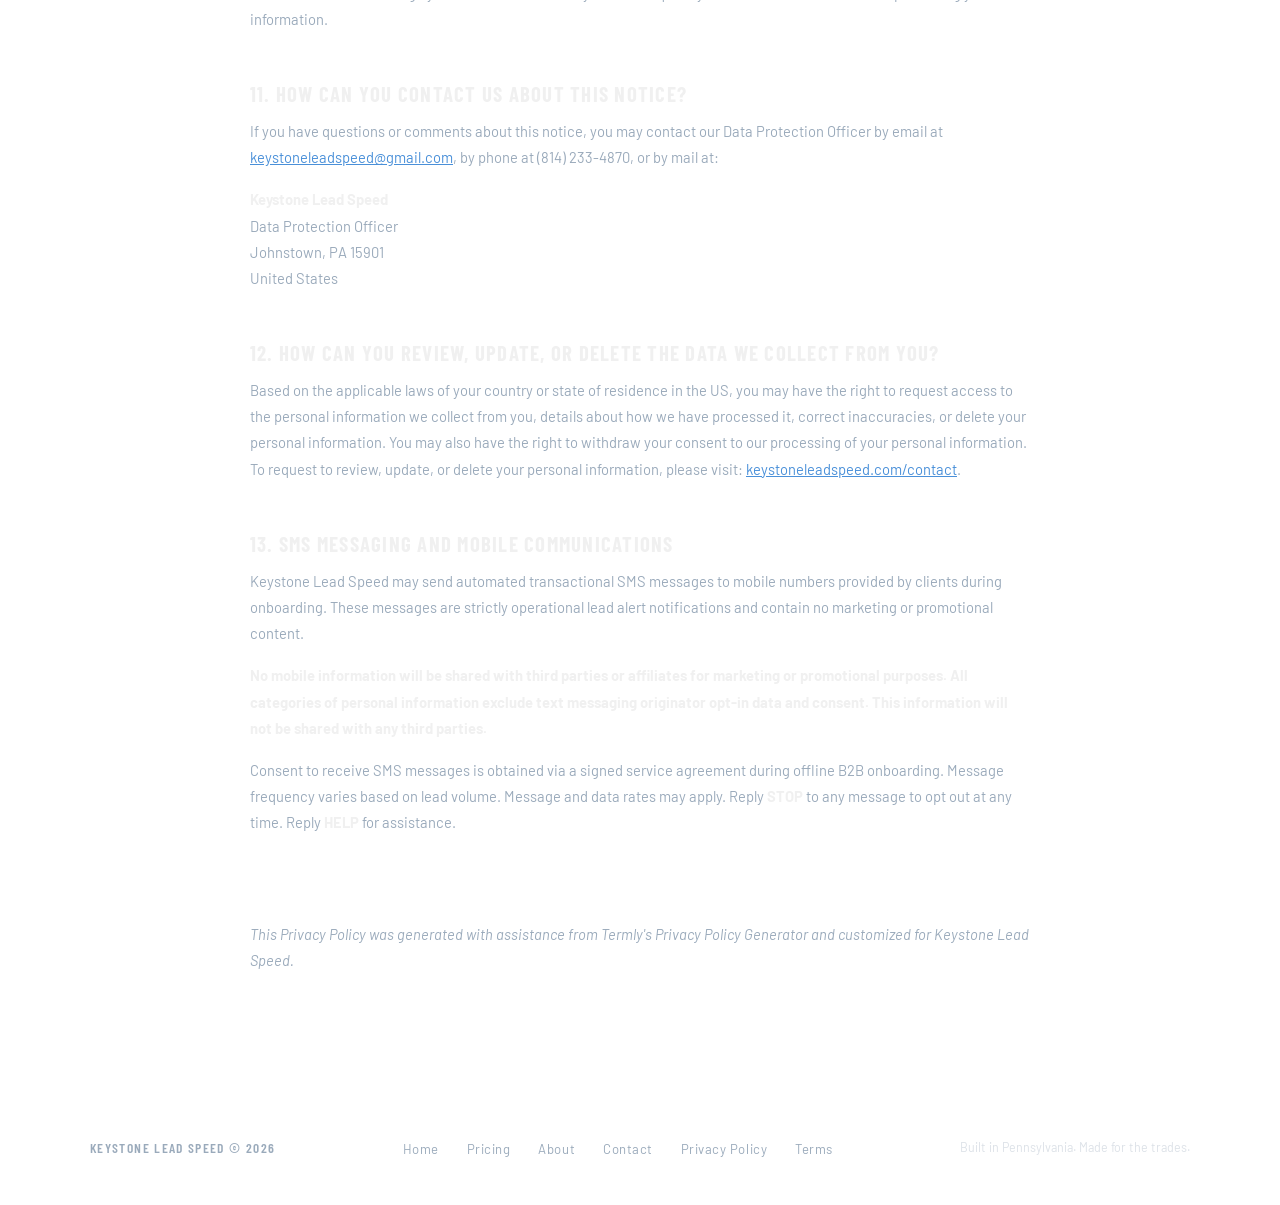
<file: privacy.html>
<!DOCTYPE html>
<html lang="en">
<head>
  <meta charset="UTF-8" />
  <link rel="icon" type="image/png" href="favicon-32x32.png" />
  <meta name="viewport" content="width=device-width, initial-scale=1.0" />
  <title>Privacy Policy — Keystone Lead Speed</title>
  <link rel="preconnect" href="https://fonts.googleapis.com" />
  <link rel="preconnect" href="https://fonts.gstatic.com" crossorigin />
  <link href="https://fonts.googleapis.com/css2?family=Barlow+Condensed:wght@400;600;700;800;900&family=Barlow:wght@300;400;500;600&display=swap" rel="stylesheet" />
  <link rel="stylesheet" href="style.css" />
  <style>
    .legal-wrap {
      max-width: 860px;
      margin: 0 auto;
      padding: 80px 40px 100px;
    }
    .legal-wrap h1 {
      font-family: var(--font-head);
      font-size: clamp(2rem, 5vw, 3.2rem);
      font-weight: 900;
      text-transform: uppercase;
      color: var(--white);
      margin-bottom: 8px;
    }
    .legal-updated {
      font-size: 0.85rem;
      color: var(--muted);
      margin-bottom: 48px;
    }
    .legal-wrap h2 {
      font-family: var(--font-head);
      font-size: 1.3rem;
      font-weight: 700;
      text-transform: uppercase;
      letter-spacing: 0.06em;
      color: var(--white);
      margin: 40px 0 12px;
      padding-top: 8px;
      border-top: 1px solid rgba(255,255,255,0.07);
    }
    .legal-wrap h3 {
      font-family: var(--font-head);
      font-size: 1rem;
      font-weight: 700;
      text-transform: uppercase;
      letter-spacing: 0.05em;
      color: var(--blue-lt);
      margin: 24px 0 8px;
    }
    .legal-wrap p {
      font-size: 0.92rem;
      color: var(--muted);
      line-height: 1.78;
      margin-bottom: 16px;
    }
    .legal-wrap ul {
      margin: 0 0 16px 0;
      padding-left: 24px;
    }
    .legal-wrap ul li {
      font-size: 0.92rem;
      color: var(--muted);
      line-height: 1.78;
      margin-bottom: 8px;
    }
    .legal-wrap a {
      color: var(--blue-lt);
      text-decoration: underline;
    }
    .legal-wrap strong { color: var(--white); }
    .toc {
      background: rgba(255,255,255,0.04);
      border: 1px solid rgba(255,255,255,0.08);
      border-radius: 10px;
      padding: 24px 28px;
      margin-bottom: 48px;
    }
    .toc p {
      font-family: var(--font-head);
      font-size: 0.78rem;
      font-weight: 700;
      letter-spacing: 0.14em;
      text-transform: uppercase;
      color: var(--muted);
      margin-bottom: 12px;
    }
    .toc ol {
      padding-left: 20px;
      margin: 0;
    }
    .toc ol li {
      font-size: 0.88rem;
      color: var(--muted);
      line-height: 1.9;
    }
    .toc ol li a {
      color: var(--muted);
      text-decoration: none;
      transition: color 0.2s;
    }
    .toc ol li a:hover { color: var(--blue-lt); }
    .summary-box {
      background: rgba(255,255,255,0.03);
      border: 1px solid rgba(255,255,255,0.08);
      border-radius: 10px;
      padding: 28px 32px;
      margin-bottom: 40px;
    }
    .summary-box h3 {
      color: var(--white);
      margin-top: 0;
      margin-bottom: 16px;
      font-size: 1rem;
    }
    .summary-box p {
      font-size: 0.88rem;
      margin-bottom: 12px;
    }
    .data-table {
      width: 100%;
      border-collapse: collapse;
      margin-bottom: 24px;
      font-size: 0.88rem;
    }
    .data-table th {
      font-family: var(--font-head);
      font-size: 0.75rem;
      font-weight: 700;
      text-transform: uppercase;
      letter-spacing: 0.1em;
      color: var(--muted);
      padding: 10px 14px;
      border-bottom: 1px solid rgba(255,255,255,0.1);
      text-align: left;
    }
    .data-table td {
      padding: 10px 14px;
      border-bottom: 1px solid rgba(255,255,255,0.05);
      color: var(--muted);
      vertical-align: top;
      line-height: 1.6;
    }
    .data-table tr:last-child td { border-bottom: none; }
    .yes { color: #4a90d9; font-weight: 600; }
    .no { color: rgba(154,170,187,0.4); }
    .legal-footer-note {
      margin-top: 60px;
      padding-top: 24px;
      border-top: 1px solid rgba(255,255,255,0.07);
      font-size: 0.78rem;
      color: rgba(154,170,187,0.35);
      font-style: italic;
    }
    @media (max-width: 768px) {
      .legal-wrap { padding: 60px 24px 80px; }
      .data-table { font-size: 0.78rem; }
      .data-table th, .data-table td { padding: 8px 10px; }
    }
  </style>
</head>
<body class="page">

  <!-- NAV -->
  <nav>
    <a href="index" class="nav-logo">
      <img src="Logo_no_wrd.png" alt="Keystone Lead Speed" />
    </a>
    <ul class="nav-links">
      <li><a href="index">Home</a></li>
      <li><a href="pricing">Pricing</a></li>
      <li><a href="about">About</a></li>
      <li><a href="contact" class="nav-cta">Get Started</a></li>
    </ul>
    <button class="hamburger" id="hamburger" aria-label="Menu">
      <span></span><span></span><span></span>
    </button>
  </nav>

  <div class="mobile-nav" id="mobileNav">
    <a href="index">Home</a>
    <a href="pricing">Pricing</a>
    <a href="about">About</a>
    <a href="contact">Get Started →</a>
  </div>

  <div class="legal-wrap">

    <h1>Privacy Policy</h1>
    <p class="legal-updated">Last updated: June 04, 2026</p>

    <p>This Privacy Notice for <strong>Keystone Lead Speed</strong> ("we," "us," or "our") describes how and why we might access, collect, store, use, and/or share ("process") your personal information when you use our services ("Services"), including when you:</p>
    <ul>
      <li>Visit our website at <a href="https://keystoneleadspeed.com">keystoneleadspeed.com</a> or any website of ours that links to this Privacy Notice</li>
      <li>Use Keystone Lead Speed — a B2B software service that automatically calls home service contractors when a homeowner submits a contact form on their website, bridging the contractor live to the homeowner within 30 seconds. Also sends SMS backup notifications with lead details. Service is provided via a JavaScript snippet installed on the contractor's website or via email forwarding integration.</li>
      <li>Engage with us in other related ways, including any marketing or events</li>
    </ul>
    <p><strong>Questions or concerns?</strong> Reading this Privacy Notice will help you understand your privacy rights and choices. We are responsible for making decisions about how your personal information is processed. If you do not agree with our policies and practices, please do not use our Services. If you still have any questions or concerns, please contact us at <a href="mailto:keystoneleadspeed@gmail.com">keystoneleadspeed@gmail.com</a>.</p>

    <div class="summary-box">
      <h3>Summary of Key Points</h3>
      <p><strong>What personal information do we process?</strong> When you visit, use, or navigate our Services, we may process personal information depending on how you interact with us and the Services, the choices you make, and the products and features you use.</p>
      <p><strong>Do we process any sensitive personal information?</strong> No. We do not process sensitive personal information.</p>
      <p><strong>Do we collect any information from third parties?</strong> We may collect limited information from public databases and other outside sources.</p>
      <p><strong>How do we process your information?</strong> We process your information to provide, improve, and administer our Services, communicate with you, for security and fraud prevention, and to comply with law.</p>
      <p><strong>How do we keep your information safe?</strong> We have organizational and technical processes in place to protect your personal information. However, no electronic transmission over the internet can be guaranteed to be 100% secure.</p>
      <p><strong>What are your rights?</strong> Depending on where you are located, the applicable privacy law may mean you have certain rights regarding your personal information.</p>
      <p><strong>How do you exercise your rights?</strong> Visit <a href="https://keystoneleadspeed.com/contact">keystoneleadspeed.com/contact</a> or contact us directly. We will consider and act upon any request in accordance with applicable data protection laws.</p>
    </div>

    <div class="toc">
      <p>Table of Contents</p>
      <ol>
        <li><a href="#collect">What Information Do We Collect?</a></li>
        <li><a href="#process">How Do We Process Your Information?</a></li>
        <li><a href="#share">When and With Whom Do We Share Your Personal Information?</a></li>
        <li><a href="#retain">How Long Do We Keep Your Information?</a></li>
        <li><a href="#safe">How Do We Keep Your Information Safe?</a></li>
        <li><a href="#minors">Do We Collect Information From Minors?</a></li>
        <li><a href="#rights">What Are Your Privacy Rights?</a></li>
        <li><a href="#dnt">Controls for Do-Not-Track Features</a></li>
        <li><a href="#usrights">Do United States Residents Have Specific Privacy Rights?</a></li>
        <li><a href="#updates">Do We Make Updates to This Notice?</a></li>
        <li><a href="#contactus">How Can You Contact Us About This Notice?</a></li>
        <li><a href="#delete">How Can You Review, Update, or Delete the Data We Collect From You?</a></li>
      </ol>
    </div>

    <h2 id="collect">1. What Information Do We Collect?</h2>
    <h3>Personal Information You Disclose to Us</h3>
    <p>We collect personal information that you voluntarily provide to us when you express an interest in obtaining information about us or our products and Services, when you participate in activities on the Services, or otherwise when you contact us. The personal information we collect may include:</p>
    <ul>
      <li>Names</li>
      <li>Phone numbers</li>
      <li>Email addresses</li>
      <li>Contact preferences</li>
      <li>Billing addresses</li>
    </ul>
    <p><strong>Sensitive Information.</strong> We do not process sensitive information.</p>
    <p>All personal information that you provide to us must be true, complete, and accurate, and you must notify us of any changes to such personal information.</p>
    <h3>Information Collected From Other Sources</h3>
    <p>In order to enhance our ability to provide relevant services to you and update our records, we may obtain information about you from other sources, such as public databases, joint marketing partners, affiliate programs, data providers, and other third parties. This information may include email addresses, phone numbers, and other contact details for purposes of service delivery.</p>

    <h2 id="process">2. How Do We Process Your Information?</h2>
    <p>We process your personal information for a variety of reasons, depending on how you interact with our Services, including:</p>
    <ul>
      <li><strong>To deliver and facilitate delivery of services to the user.</strong> We may process your information to provide you with the requested service.</li>
      <li><strong>To respond to user inquiries and offer support.</strong> We may process your information to respond to your inquiries and solve any potential issues you might have with the requested service.</li>
      <li><strong>To send administrative information to you.</strong> We may process your information to send you details about our products and services, changes to our terms and policies, and other similar information.</li>
      <li><strong>To protect our Services.</strong> We may process your information as part of our efforts to keep our Services safe and secure, including fraud monitoring and prevention.</li>
      <li><strong>To comply with our legal obligations.</strong> We may process your information to comply with our legal obligations, respond to legal requests, and exercise, establish, or defend our legal rights.</li>
    </ul>

    <h2 id="share">3. When and With Whom Do We Share Your Personal Information?</h2>
    <p>We may share your data with third-party vendors, service providers, contractors, or agents who perform services for us or on our behalf and require access to such information to do that work. The third parties we share personal information with are:</p>
    <ul>
      <li><strong>Twilio</strong> — telecommunications and call bridging services</li>
      <li><strong>SendGrid</strong> — email processing and inbound parse services</li>
      <li><strong>Stripe</strong> — invoicing and billing services</li>
    </ul>
    <p>We may also share your personal information in connection with any merger, sale of company assets, financing, or acquisition of all or a portion of our business to another company. <strong>All the above categories exclude text messaging originator opt-in data and consent; this information will not be shared with any third parties or affiliates for marketing or promotional purposes.</strong></p>

    <h2 id="retain">4. How Long Do We Keep Your Information?</h2>
    <p>We will only keep your personal information for as long as it is necessary for the purposes set out in this Privacy Notice, unless a longer retention period is required or permitted by law. No purpose in this notice will require us to keep your personal information for longer than 1 year after your account is closed or your service is terminated.</p>
    <p>When we have no ongoing legitimate business need to process your personal information, we will either delete or anonymize such information, or securely store your personal information and isolate it from any further processing until deletion is possible.</p>

    <h2 id="safe">5. How Do We Keep Your Information Safe?</h2>
    <p>We have implemented appropriate and reasonable technical and organizational security measures designed to protect the security of any personal information we process. However, despite our safeguards and efforts to secure your information, no electronic transmission over the Internet or information storage technology can be guaranteed to be 100% secure. Although we will do our best to protect your personal information, transmission of personal information to and from our Services is at your own risk. You should only access the Services within a secure environment.</p>

    <h2 id="minors">6. Do We Collect Information From Minors?</h2>
    <p>We do not knowingly collect, solicit data from, or market to children under 18 years of age. By using the Services, you represent that you are at least 18 years of age. If we learn that personal information from users less than 18 years of age has been collected, we will deactivate the account and take reasonable measures to promptly delete such data from our records. If you become aware of any data we may have collected from children under age 18, please contact us at <a href="mailto:keystoneleadspeed@gmail.com">keystoneleadspeed@gmail.com</a>.</p>

    <h2 id="rights">7. What Are Your Privacy Rights?</h2>
    <p><strong>Withdrawing your consent:</strong> If we are relying on your consent to process your personal information, you have the right to withdraw your consent at any time by contacting us using the contact details provided in this notice. Please note that this will not affect the lawfulness of the processing before its withdrawal.</p>
    <p>If you have questions or comments about your privacy rights, you may email us at <a href="mailto:keystoneleadspeed@gmail.com">keystoneleadspeed@gmail.com</a>.</p>

    <h2 id="dnt">8. Controls for Do-Not-Track Features</h2>
    <p>Most web browsers and some mobile operating systems include a Do-Not-Track ("DNT") feature or setting you can activate to signal your privacy preference not to have data about your online browsing activities monitored and collected. At this stage, no uniform technology standard for recognizing and implementing DNT signals has been finalized. As such, we do not currently respond to DNT browser signals or any other mechanism that automatically communicates your choice not to be tracked online. If a standard for online tracking is adopted that we must follow in the future, we will inform you about that practice in a revised version of this Privacy Notice.</p>
    <p>California law requires us to let you know how we respond to web browser DNT signals. Because there currently is not an industry or legal standard for recognizing or honoring DNT signals, we do not respond to them at this time.</p>

    <h2 id="usrights">9. Do United States Residents Have Specific Privacy Rights?</h2>
    <p>If you are a resident of California, Colorado, Connecticut, Delaware, Florida, Indiana, Iowa, Kentucky, Maryland, Minnesota, Montana, Nebraska, New Hampshire, New Jersey, Oregon, Rhode Island, Tennessee, Texas, Utah, or Virginia, you may have the right to request access to and receive details about the personal information we maintain about you, correct inaccuracies, get a copy of, or delete your personal information. You may also have the right to withdraw your consent to our processing of your personal information.</p>

    <h3>Categories of Personal Information We Collect</h3>
    <table class="data-table">
      <thead>
        <tr>
          <th>Category</th>
          <th>Examples</th>
          <th>Collected</th>
        </tr>
      </thead>
      <tbody>
        <tr>
          <td>A. Identifiers</td>
          <td>Name, email address, phone number, online identifier</td>
          <td class="yes">Yes</td>
        </tr>
        <tr>
          <td>B. Personal information as defined in the California Customer Records statute</td>
          <td>Name, contact information. Payment processing is handled entirely by Stripe — Keystone Lead Speed does not directly collect or store financial information such as card numbers.</td>
          <td class="yes">Yes</td>
        </tr>
        <tr>
          <td>C. Protected classification characteristics</td>
          <td>Gender, age, race, ethnicity, national origin</td>
          <td class="no">No</td>
        </tr>
        <tr>
          <td>D. Commercial information</td>
          <td>Transaction information, purchase history, financial details</td>
          <td class="no">No</td>
        </tr>
        <tr>
          <td>E. Biometric information</td>
          <td>Fingerprints and voiceprints</td>
          <td class="no">No</td>
        </tr>
        <tr>
          <td>F. Internet or other similar network activity</td>
          <td>Browsing history, search history, online behavior</td>
          <td class="no">No</td>
        </tr>
        <tr>
          <td>G. Geolocation data</td>
          <td>Device location</td>
          <td class="no">No</td>
        </tr>
        <tr>
          <td>H. Audio, electronic, sensory, or similar information</td>
          <td>Images, audio, video, or call recordings</td>
          <td class="no">No</td>
        </tr>
        <tr>
          <td>I. Professional or employment-related information</td>
          <td>Business contact details, job title, work history</td>
          <td class="no">No</td>
        </tr>
        <tr>
          <td>J. Education information</td>
          <td>Student records and directory information</td>
          <td class="no">No</td>
        </tr>
        <tr>
          <td>K. Inferences drawn from collected personal information</td>
          <td>Profiles or summaries about individual preferences</td>
          <td class="no">No</td>
        </tr>
        <tr>
          <td>L. Sensitive personal information</td>
          <td></td>
          <td class="no">No</td>
        </tr>
      </tbody>
    </table>

    <p>We will use and retain the collected personal information as needed to provide the Services or for as long as the user has an active account with us.</p>

    <h3>Your Rights</h3>
    <p>You have rights under certain US state data protection laws, including:</p>
    <ul>
      <li>Right to know whether or not we are processing your personal data</li>
      <li>Right to access your personal data</li>
      <li>Right to correct inaccuracies in your personal data</li>
      <li>Right to request the deletion of your personal data</li>
      <li>Right to obtain a copy of the personal data you previously shared with us</li>
      <li>Right to non-discrimination for exercising your rights</li>
      <li>Right to opt out of the processing of your personal data if it is used for targeted advertising, the sale of personal data, or profiling</li>
    </ul>

    <h3>How to Exercise Your Rights</h3>
    <p>To exercise these rights, you can contact us by visiting <a href="https://keystoneleadspeed.com/contact">keystoneleadspeed.com/contact</a>, by emailing us at <a href="mailto:keystoneleadspeed@gmail.com">keystoneleadspeed@gmail.com</a>, or by calling (814) 233-4870.</p>
    <p>Upon receiving your request, we will need to verify your identity to determine you are the same person about whom we have the information in our system.</p>

    <h3>Appeals</h3>
    <p>Under certain US state data protection laws, if we decline to take action regarding your request, you may appeal our decision by emailing us at <a href="mailto:keystoneleadspeed@gmail.com">keystoneleadspeed@gmail.com</a>. If your appeal is denied, you may submit a complaint to your state attorney general.</p>

    <h3>California "Shine the Light" Law</h3>
    <p>California Civil Code Section 1798.83, also known as the "Shine The Light" law, permits our users who are California residents to request and obtain from us, once a year and free of charge, information about categories of personal information we disclosed to third parties for direct marketing purposes. If you are a California resident and would like to make such a request, please contact us using the details provided below.</p>

    <h2 id="updates">10. Do We Make Updates to This Notice?</h2>
    <p>Yes, we will update this notice as necessary to stay compliant with relevant laws. We may update this Privacy Notice from time to time. The updated version will be indicated by an updated date at the top of this Privacy Notice. If we make material changes, we may notify you either by prominently posting a notice of such changes or by directly sending you a notification. We encourage you to review this Privacy Notice frequently to be informed of how we are protecting your information.</p>

    <h2 id="contactus">11. How Can You Contact Us About This Notice?</h2>
    <p>If you have questions or comments about this notice, you may contact our Data Protection Officer by email at <a href="mailto:keystoneleadspeed@gmail.com">keystoneleadspeed@gmail.com</a>, by phone at (814) 233-4870, or by mail at:</p>
    <p>
      <strong>Keystone Lead Speed</strong><br />
      Data Protection Officer<br />
      Johnstown, PA 15901<br />
      United States
    </p>

    <h2 id="delete">12. How Can You Review, Update, or Delete the Data We Collect From You?</h2>
    <p>Based on the applicable laws of your country or state of residence in the US, you may have the right to request access to the personal information we collect from you, details about how we have processed it, correct inaccuracies, or delete your personal information. You may also have the right to withdraw your consent to our processing of your personal information. To request to review, update, or delete your personal information, please visit: <a href="https://keystoneleadspeed.com/contact">keystoneleadspeed.com/contact</a>.</p>

    <h2 id="sms">13. SMS Messaging and Mobile Communications</h2>
    <p>Keystone Lead Speed may send automated transactional SMS messages to mobile numbers provided by clients during onboarding. These messages are strictly operational lead alert notifications and contain no marketing or promotional content.</p>
    <p><strong>No mobile information will be shared with third parties or affiliates for marketing or promotional purposes. All categories of personal information exclude text messaging originator opt-in data and consent. This information will not be shared with any third parties.</strong></p>
    <p>Consent to receive SMS messages is obtained via a signed service agreement during offline B2B onboarding. Message frequency varies based on lead volume. Message and data rates may apply. Reply <strong>STOP</strong> to any message to opt out at any time. Reply <strong>HELP</strong> for assistance.</p>

    <p class="legal-footer-note">This Privacy Policy was generated with assistance from Termly's Privacy Policy Generator and customized for Keystone Lead Speed.</p>

  </div>

  <!-- FOOTER -->
  <footer>
    <div class="footer-inner">
      <div class="footer-brand">Keystone Lead Speed &copy; 2026</div>
      <ul class="footer-links">
        <li><a href="index">Home</a></li>
        <li><a href="pricing">Pricing</a></li>
        <li><a href="about">About</a></li>
        <li><a href="contact">Contact</a></li>
        <li><a href="privacy">Privacy Policy</a></li>
        <li><a href="terms">Terms</a></li>
      </ul>
      <div class="footer-copy">Built in Pennsylvania. Made for the trades.</div>
    </div>
  </footer>

  <script src="nav.js"></script>
</body>
</html>
</file>
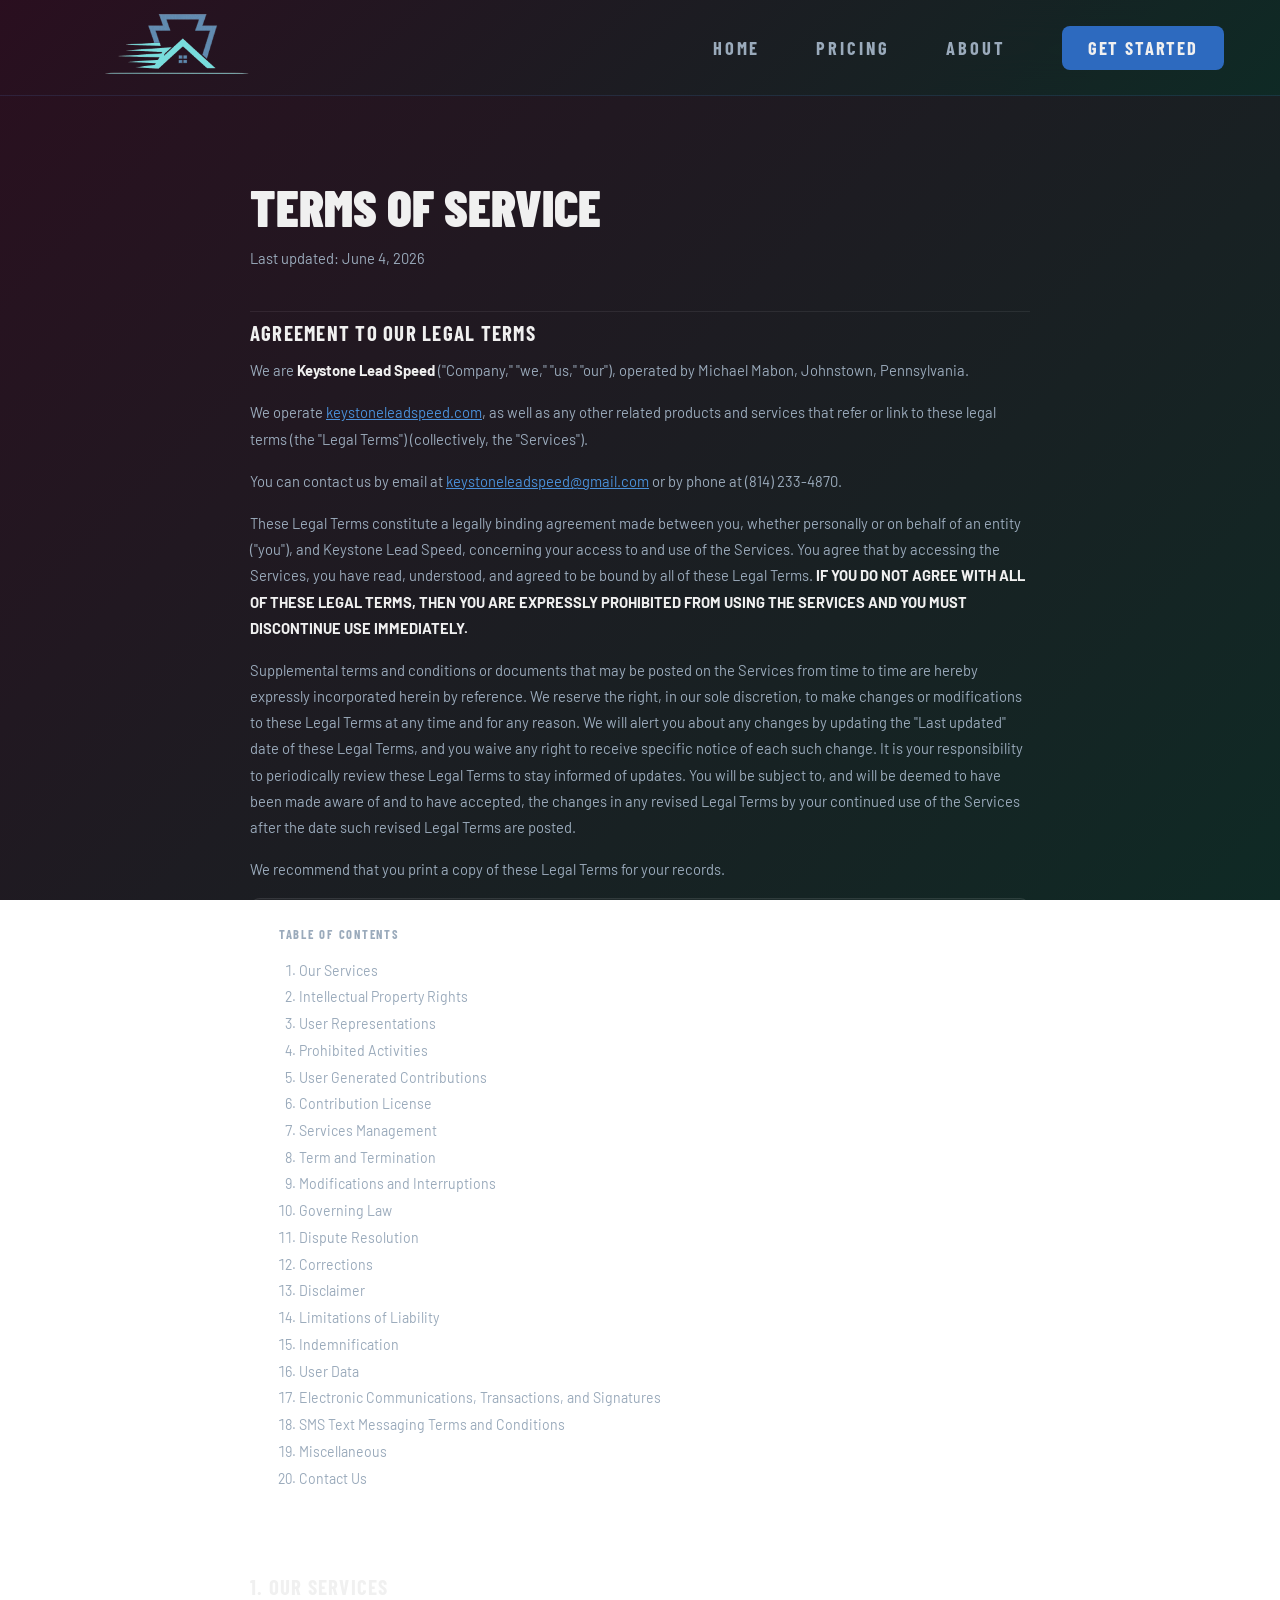
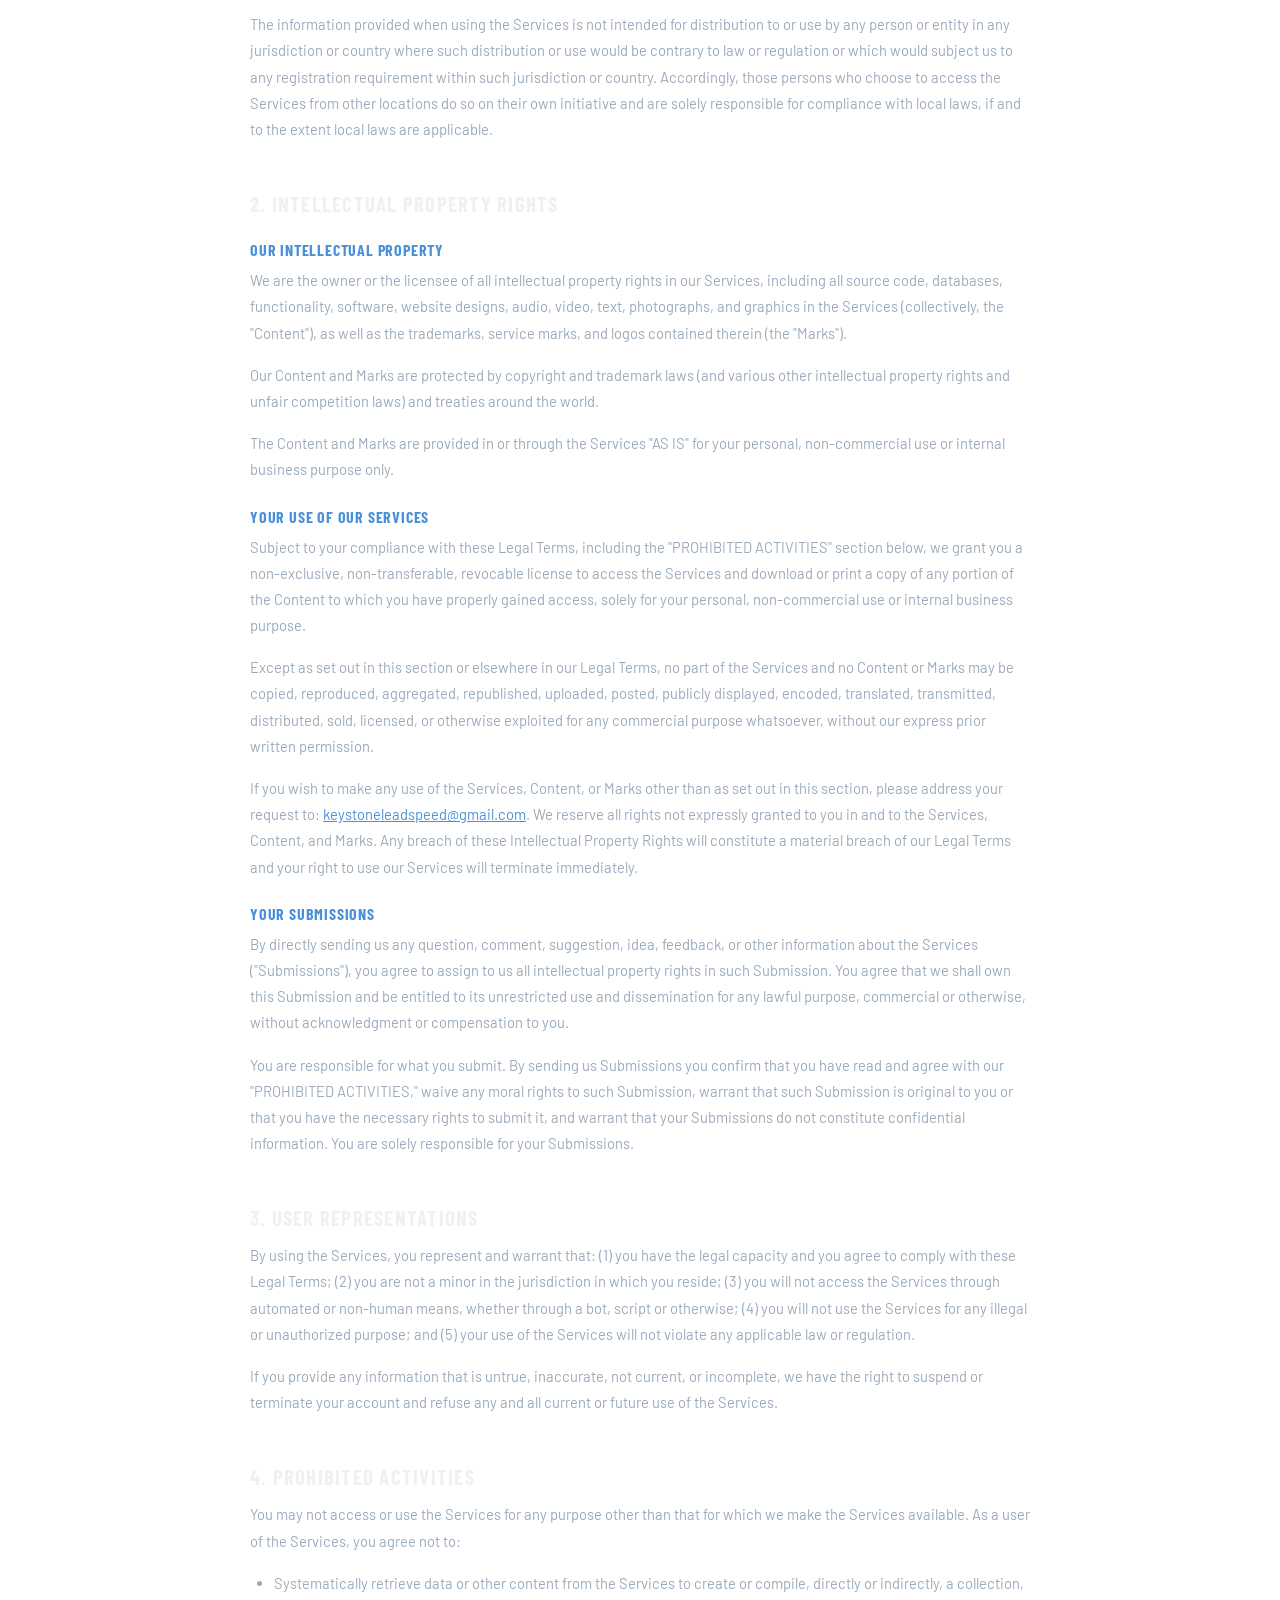
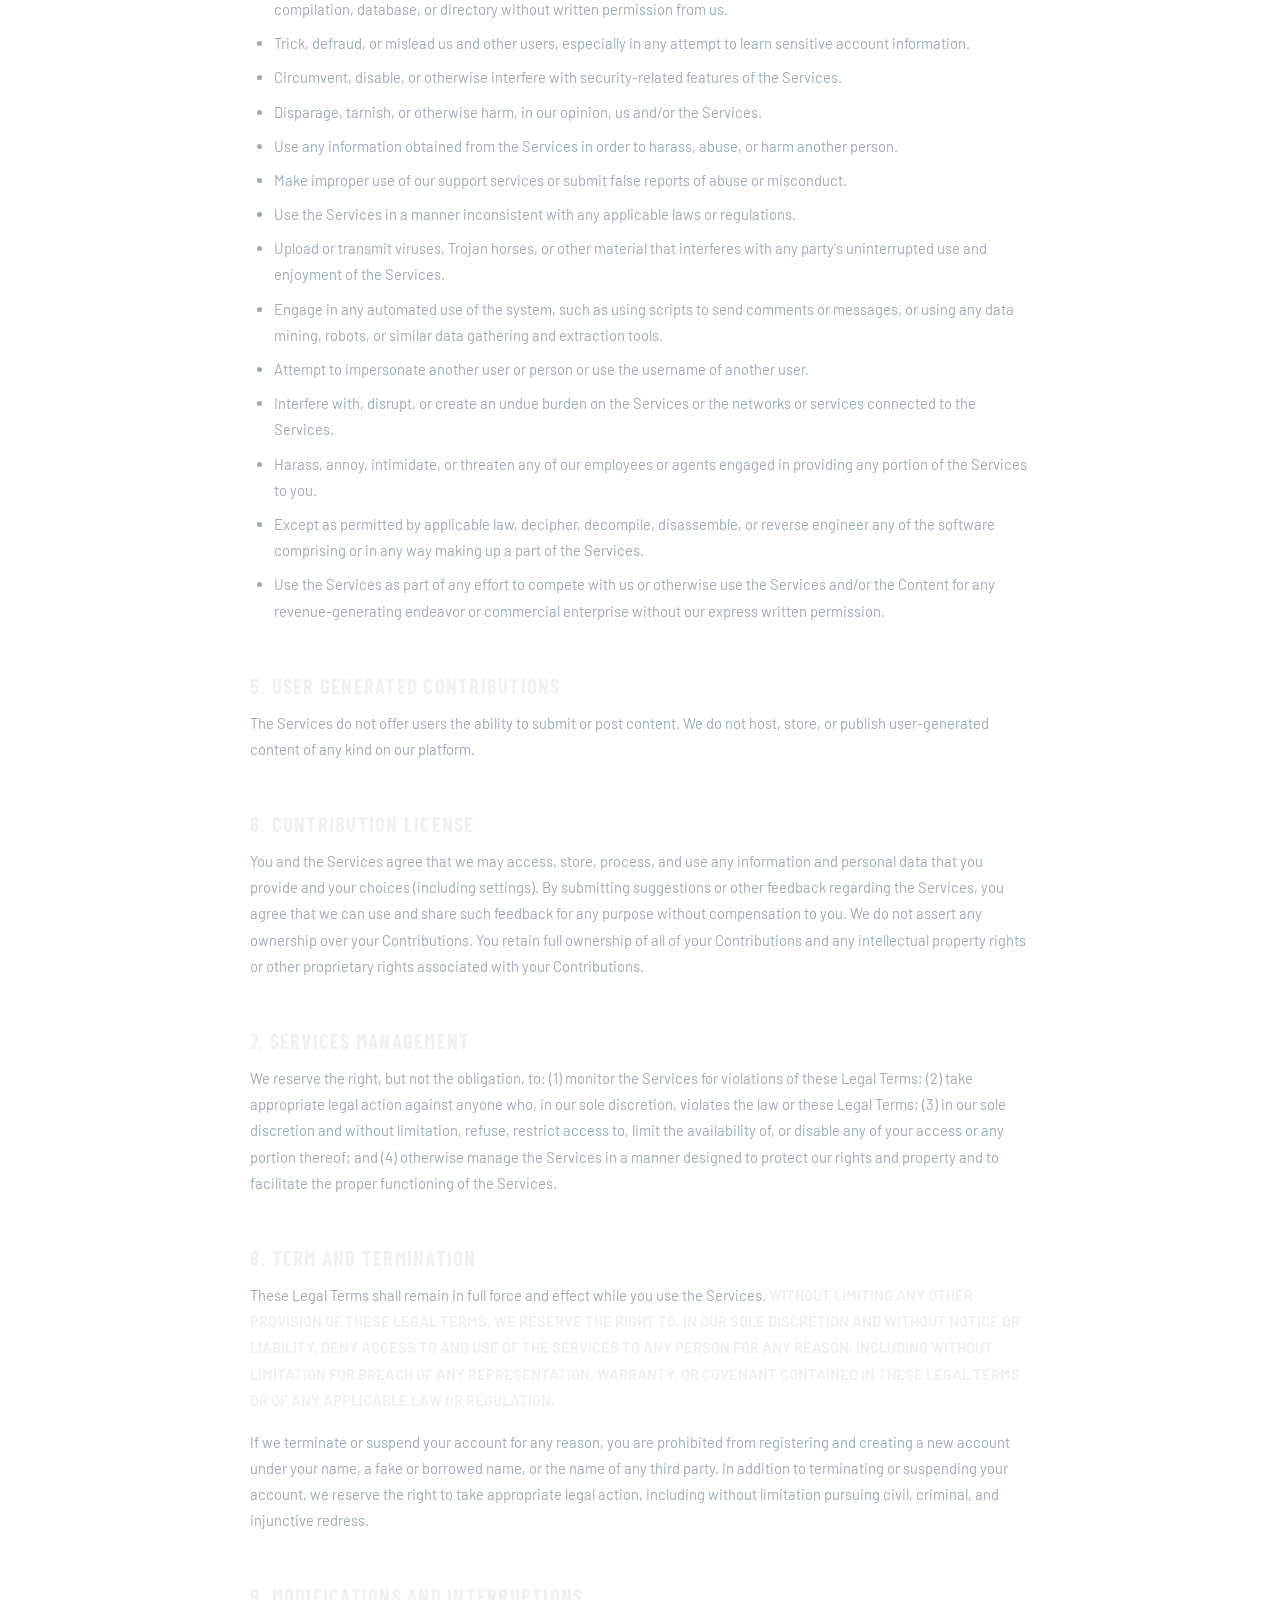
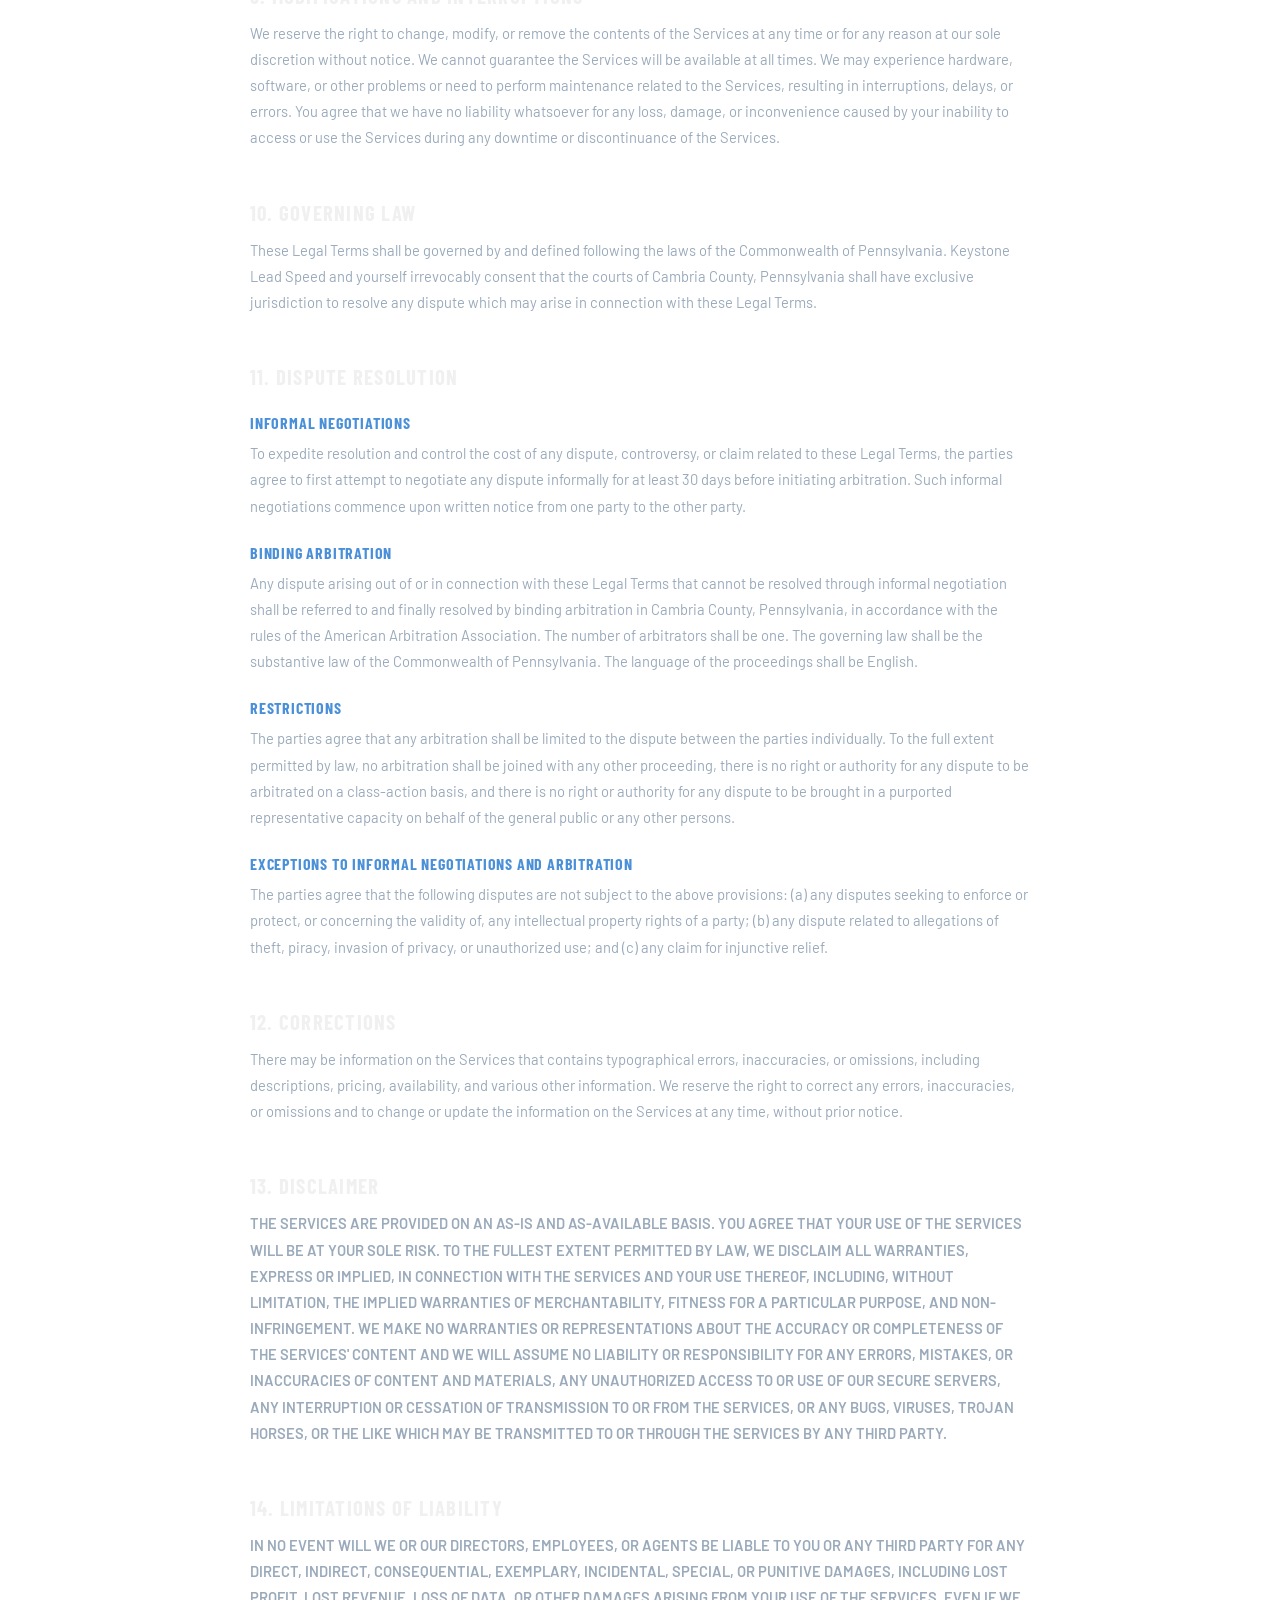
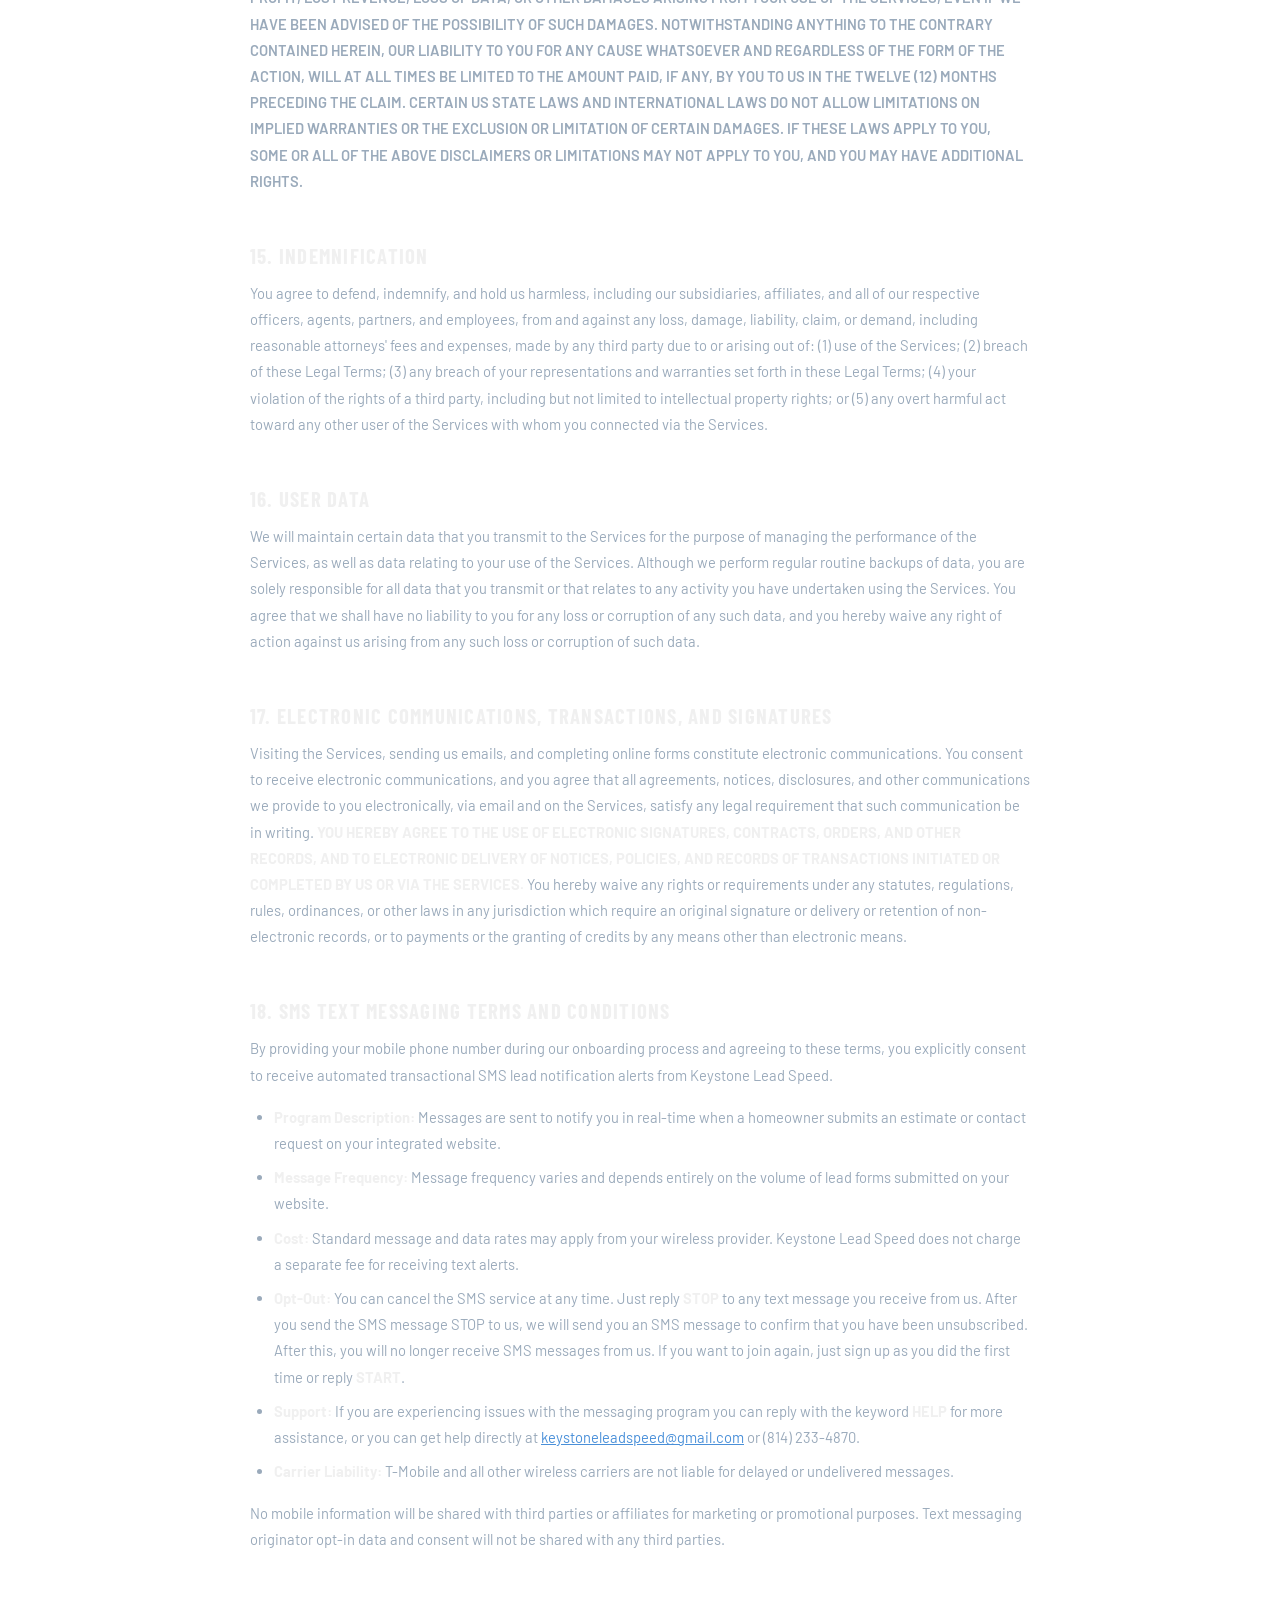
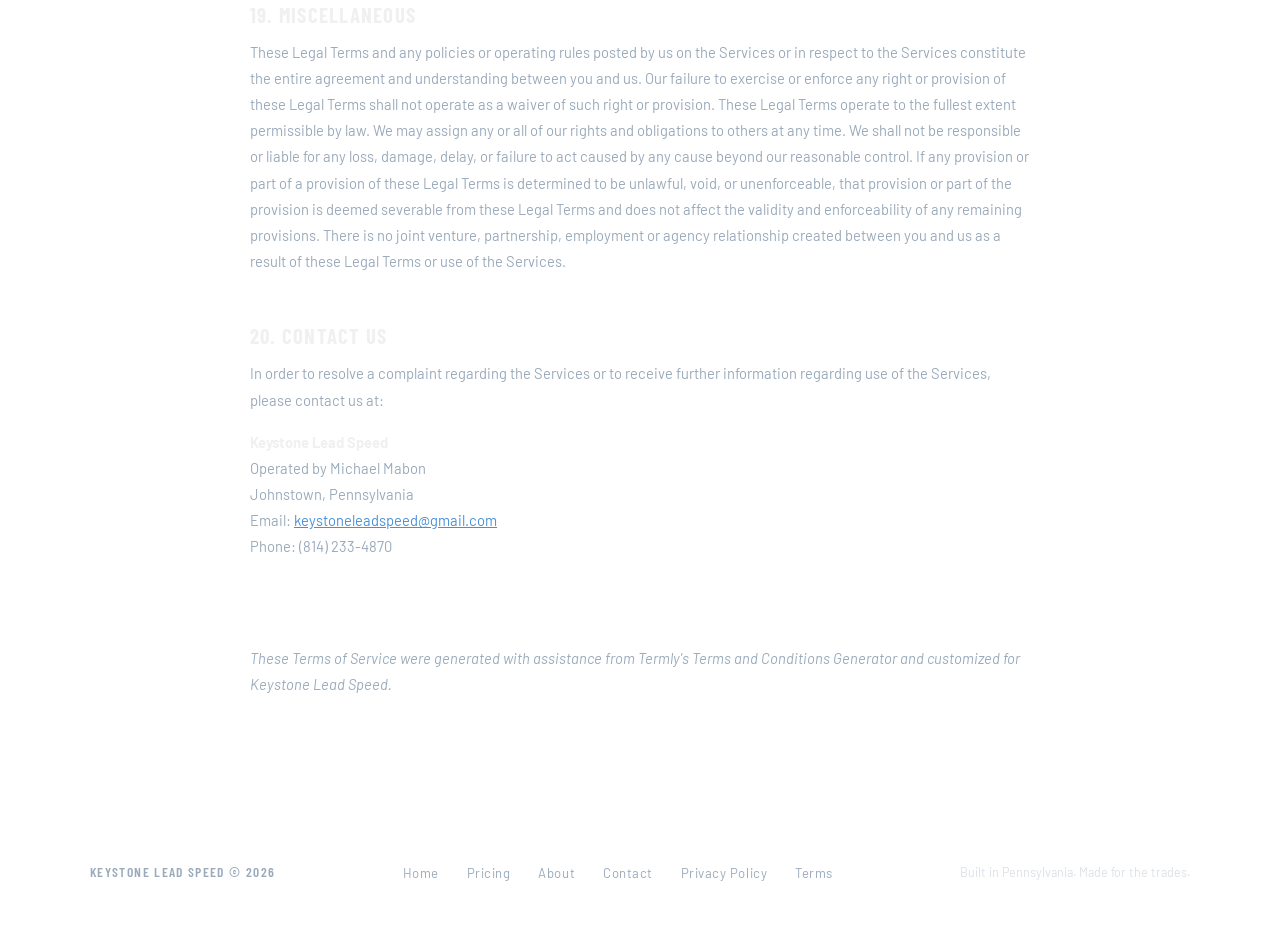
<file: terms.html>
<!DOCTYPE html>
<html lang="en">
<head>
  <meta charset="UTF-8" />
  <link rel="icon" type="image/png" href="favicon-32x32.png" />
  <meta name="viewport" content="width=device-width, initial-scale=1.0" />
  <title>Terms of Service — Keystone Lead Speed</title>
  <link rel="preconnect" href="https://fonts.googleapis.com" />
  <link rel="preconnect" href="https://fonts.gstatic.com" crossorigin />
  <link href="https://fonts.googleapis.com/css2?family=Barlow+Condensed:wght@400;600;700;800;900&family=Barlow:wght@300;400;500;600&display=swap" rel="stylesheet" />
  <link rel="stylesheet" href="style.css" />
  <style>
    .legal-wrap {
      max-width: 860px;
      margin: 0 auto;
      padding: 80px 40px 100px;
    }
    .legal-wrap h1 {
      font-family: var(--font-head);
      font-size: clamp(2rem, 5vw, 3.2rem);
      font-weight: 900;
      text-transform: uppercase;
      color: var(--white);
      margin-bottom: 8px;
    }
    .legal-updated {
      font-size: 0.85rem;
      color: var(--muted);
      margin-bottom: 48px;
    }
    .legal-wrap h2 {
      font-family: var(--font-head);
      font-size: 1.3rem;
      font-weight: 700;
      text-transform: uppercase;
      letter-spacing: 0.06em;
      color: var(--white);
      margin: 40px 0 12px;
      padding-top: 8px;
      border-top: 1px solid rgba(255,255,255,0.07);
    }
    .legal-wrap h3 {
      font-family: var(--font-head);
      font-size: 1rem;
      font-weight: 700;
      text-transform: uppercase;
      letter-spacing: 0.05em;
      color: var(--blue-lt);
      margin: 24px 0 8px;
    }
    .legal-wrap p {
      font-size: 0.92rem;
      color: var(--muted);
      line-height: 1.78;
      margin-bottom: 16px;
    }
    .legal-wrap ul {
      margin: 0 0 16px 0;
      padding-left: 24px;
    }
    .legal-wrap ul li {
      font-size: 0.92rem;
      color: var(--muted);
      line-height: 1.78;
      margin-bottom: 8px;
    }
    .legal-wrap a {
      color: var(--blue-lt);
      text-decoration: underline;
    }
    .legal-wrap strong { color: var(--white); }
    .legal-caps {
      font-size: 0.88rem;
      color: var(--muted);
      line-height: 1.72;
      margin-bottom: 16px;
      text-transform: uppercase;
      font-weight: 600;
    }
    .toc {
      background: rgba(255,255,255,0.04);
      border: 1px solid rgba(255,255,255,0.08);
      border-radius: 10px;
      padding: 24px 28px;
      margin-bottom: 48px;
    }
    .toc p {
      font-family: var(--font-head);
      font-size: 0.78rem;
      font-weight: 700;
      letter-spacing: 0.14em;
      text-transform: uppercase;
      color: var(--muted);
      margin-bottom: 12px;
    }
    .toc ol {
      padding-left: 20px;
      margin: 0;
    }
    .toc ol li {
      font-size: 0.88rem;
      color: var(--muted);
      line-height: 1.9;
    }
    .toc ol li a {
      color: var(--muted);
      text-decoration: none;
      transition: color 0.2s;
    }
    .toc ol li a:hover { color: var(--blue-lt); }
    .legal-footer-note {
      margin-top: 60px;
      padding-top: 24px;
      border-top: 1px solid rgba(255,255,255,0.07);
      font-size: 0.78rem;
      color: rgba(154,170,187,0.35);
      font-style: italic;
    }
    @media (max-width: 768px) {
      .legal-wrap { padding: 60px 24px 80px; }
    }
  </style>
</head>
<body class="page">

  <!-- NAV -->
  <nav>
    <a href="index" class="nav-logo">
      <img src="Logo_no_wrd.png" alt="Keystone Lead Speed" />
    </a>
    <ul class="nav-links">
      <li><a href="index">Home</a></li>
      <li><a href="pricing">Pricing</a></li>
      <li><a href="about">About</a></li>
      <li><a href="contact" class="nav-cta">Get Started</a></li>
    </ul>
    <button class="hamburger" id="hamburger" aria-label="Menu">
      <span></span><span></span><span></span>
    </button>
  </nav>

  <div class="mobile-nav" id="mobileNav">
    <a href="index">Home</a>
    <a href="pricing">Pricing</a>
    <a href="about">About</a>
    <a href="contact">Get Started →</a>
  </div>

  <div class="legal-wrap">

    <h1>Terms of Service</h1>
    <p class="legal-updated">Last updated: June 4, 2026</p>

    <h2>Agreement to Our Legal Terms</h2>
    <p>We are <strong>Keystone Lead Speed</strong> ("Company," "we," "us," "our"), operated by Michael Mabon, Johnstown, Pennsylvania.</p>
    <p>We operate <a href="https://keystoneleadspeed.com">keystoneleadspeed.com</a>, as well as any other related products and services that refer or link to these legal terms (the "Legal Terms") (collectively, the "Services").</p>
    <p>You can contact us by email at <a href="mailto:keystoneleadspeed@gmail.com">keystoneleadspeed@gmail.com</a> or by phone at (814) 233-4870.</p>
    <p>These Legal Terms constitute a legally binding agreement made between you, whether personally or on behalf of an entity ("you"), and Keystone Lead Speed, concerning your access to and use of the Services. You agree that by accessing the Services, you have read, understood, and agreed to be bound by all of these Legal Terms. <strong>IF YOU DO NOT AGREE WITH ALL OF THESE LEGAL TERMS, THEN YOU ARE EXPRESSLY PROHIBITED FROM USING THE SERVICES AND YOU MUST DISCONTINUE USE IMMEDIATELY.</strong></p>
    <p>Supplemental terms and conditions or documents that may be posted on the Services from time to time are hereby expressly incorporated herein by reference. We reserve the right, in our sole discretion, to make changes or modifications to these Legal Terms at any time and for any reason. We will alert you about any changes by updating the "Last updated" date of these Legal Terms, and you waive any right to receive specific notice of each such change. It is your responsibility to periodically review these Legal Terms to stay informed of updates. You will be subject to, and will be deemed to have been made aware of and to have accepted, the changes in any revised Legal Terms by your continued use of the Services after the date such revised Legal Terms are posted.</p>
    <p>We recommend that you print a copy of these Legal Terms for your records.</p>

    <div class="toc">
      <p>Table of Contents</p>
      <ol>
        <li><a href="#services">Our Services</a></li>
        <li><a href="#ip">Intellectual Property Rights</a></li>
        <li><a href="#representations">User Representations</a></li>
        <li><a href="#prohibited">Prohibited Activities</a></li>
        <li><a href="#ugc">User Generated Contributions</a></li>
        <li><a href="#license">Contribution License</a></li>
        <li><a href="#management">Services Management</a></li>
        <li><a href="#termination">Term and Termination</a></li>
        <li><a href="#modifications">Modifications and Interruptions</a></li>
        <li><a href="#governing">Governing Law</a></li>
        <li><a href="#disputes">Dispute Resolution</a></li>
        <li><a href="#corrections">Corrections</a></li>
        <li><a href="#disclaimer">Disclaimer</a></li>
        <li><a href="#liability">Limitations of Liability</a></li>
        <li><a href="#indemnification">Indemnification</a></li>
        <li><a href="#userdata">User Data</a></li>
        <li><a href="#electronic">Electronic Communications, Transactions, and Signatures</a></li>
        <li><a href="#sms">SMS Text Messaging Terms and Conditions</a></li>
        <li><a href="#misc">Miscellaneous</a></li>
        <li><a href="#contact">Contact Us</a></li>
      </ol>
    </div>

    <h2 id="services">1. Our Services</h2>
    <p>The information provided when using the Services is not intended for distribution to or use by any person or entity in any jurisdiction or country where such distribution or use would be contrary to law or regulation or which would subject us to any registration requirement within such jurisdiction or country. Accordingly, those persons who choose to access the Services from other locations do so on their own initiative and are solely responsible for compliance with local laws, if and to the extent local laws are applicable.</p>

    <h2 id="ip">2. Intellectual Property Rights</h2>
    <h3>Our Intellectual Property</h3>
    <p>We are the owner or the licensee of all intellectual property rights in our Services, including all source code, databases, functionality, software, website designs, audio, video, text, photographs, and graphics in the Services (collectively, the "Content"), as well as the trademarks, service marks, and logos contained therein (the "Marks").</p>
    <p>Our Content and Marks are protected by copyright and trademark laws (and various other intellectual property rights and unfair competition laws) and treaties around the world.</p>
    <p>The Content and Marks are provided in or through the Services "AS IS" for your personal, non-commercial use or internal business purpose only.</p>
    <h3>Your Use of Our Services</h3>
    <p>Subject to your compliance with these Legal Terms, including the "PROHIBITED ACTIVITIES" section below, we grant you a non-exclusive, non-transferable, revocable license to access the Services and download or print a copy of any portion of the Content to which you have properly gained access, solely for your personal, non-commercial use or internal business purpose.</p>
    <p>Except as set out in this section or elsewhere in our Legal Terms, no part of the Services and no Content or Marks may be copied, reproduced, aggregated, republished, uploaded, posted, publicly displayed, encoded, translated, transmitted, distributed, sold, licensed, or otherwise exploited for any commercial purpose whatsoever, without our express prior written permission.</p>
    <p>If you wish to make any use of the Services, Content, or Marks other than as set out in this section, please address your request to: <a href="mailto:keystoneleadspeed@gmail.com">keystoneleadspeed@gmail.com</a>. We reserve all rights not expressly granted to you in and to the Services, Content, and Marks. Any breach of these Intellectual Property Rights will constitute a material breach of our Legal Terms and your right to use our Services will terminate immediately.</p>
    <h3>Your Submissions</h3>
    <p>By directly sending us any question, comment, suggestion, idea, feedback, or other information about the Services ("Submissions"), you agree to assign to us all intellectual property rights in such Submission. You agree that we shall own this Submission and be entitled to its unrestricted use and dissemination for any lawful purpose, commercial or otherwise, without acknowledgment or compensation to you.</p>
    <p>You are responsible for what you submit. By sending us Submissions you confirm that you have read and agree with our "PROHIBITED ACTIVITIES," waive any moral rights to such Submission, warrant that such Submission is original to you or that you have the necessary rights to submit it, and warrant that your Submissions do not constitute confidential information. You are solely responsible for your Submissions.</p>

    <h2 id="representations">3. User Representations</h2>
    <p>By using the Services, you represent and warrant that: (1) you have the legal capacity and you agree to comply with these Legal Terms; (2) you are not a minor in the jurisdiction in which you reside; (3) you will not access the Services through automated or non-human means, whether through a bot, script or otherwise; (4) you will not use the Services for any illegal or unauthorized purpose; and (5) your use of the Services will not violate any applicable law or regulation.</p>
    <p>If you provide any information that is untrue, inaccurate, not current, or incomplete, we have the right to suspend or terminate your account and refuse any and all current or future use of the Services.</p>

    <h2 id="prohibited">4. Prohibited Activities</h2>
    <p>You may not access or use the Services for any purpose other than that for which we make the Services available. As a user of the Services, you agree not to:</p>
    <ul>
      <li>Systematically retrieve data or other content from the Services to create or compile, directly or indirectly, a collection, compilation, database, or directory without written permission from us.</li>
      <li>Trick, defraud, or mislead us and other users, especially in any attempt to learn sensitive account information.</li>
      <li>Circumvent, disable, or otherwise interfere with security-related features of the Services.</li>
      <li>Disparage, tarnish, or otherwise harm, in our opinion, us and/or the Services.</li>
      <li>Use any information obtained from the Services in order to harass, abuse, or harm another person.</li>
      <li>Make improper use of our support services or submit false reports of abuse or misconduct.</li>
      <li>Use the Services in a manner inconsistent with any applicable laws or regulations.</li>
      <li>Upload or transmit viruses, Trojan horses, or other material that interferes with any party's uninterrupted use and enjoyment of the Services.</li>
      <li>Engage in any automated use of the system, such as using scripts to send comments or messages, or using any data mining, robots, or similar data gathering and extraction tools.</li>
      <li>Attempt to impersonate another user or person or use the username of another user.</li>
      <li>Interfere with, disrupt, or create an undue burden on the Services or the networks or services connected to the Services.</li>
      <li>Harass, annoy, intimidate, or threaten any of our employees or agents engaged in providing any portion of the Services to you.</li>
      <li>Except as permitted by applicable law, decipher, decompile, disassemble, or reverse engineer any of the software comprising or in any way making up a part of the Services.</li>
      <li>Use the Services as part of any effort to compete with us or otherwise use the Services and/or the Content for any revenue-generating endeavor or commercial enterprise without our express written permission.</li>
    </ul>

    <h2 id="ugc">5. User Generated Contributions</h2>
    <p>The Services do not offer users the ability to submit or post content. We do not host, store, or publish user-generated content of any kind on our platform.</p>

    <h2 id="license">6. Contribution License</h2>
    <p>You and the Services agree that we may access, store, process, and use any information and personal data that you provide and your choices (including settings). By submitting suggestions or other feedback regarding the Services, you agree that we can use and share such feedback for any purpose without compensation to you. We do not assert any ownership over your Contributions. You retain full ownership of all of your Contributions and any intellectual property rights or other proprietary rights associated with your Contributions.</p>

    <h2 id="management">7. Services Management</h2>
    <p>We reserve the right, but not the obligation, to: (1) monitor the Services for violations of these Legal Terms; (2) take appropriate legal action against anyone who, in our sole discretion, violates the law or these Legal Terms; (3) in our sole discretion and without limitation, refuse, restrict access to, limit the availability of, or disable any of your access or any portion thereof; and (4) otherwise manage the Services in a manner designed to protect our rights and property and to facilitate the proper functioning of the Services.</p>

    <h2 id="termination">8. Term and Termination</h2>
    <p>These Legal Terms shall remain in full force and effect while you use the Services. <strong>WITHOUT LIMITING ANY OTHER PROVISION OF THESE LEGAL TERMS, WE RESERVE THE RIGHT TO, IN OUR SOLE DISCRETION AND WITHOUT NOTICE OR LIABILITY, DENY ACCESS TO AND USE OF THE SERVICES TO ANY PERSON FOR ANY REASON, INCLUDING WITHOUT LIMITATION FOR BREACH OF ANY REPRESENTATION, WARRANTY, OR COVENANT CONTAINED IN THESE LEGAL TERMS OR OF ANY APPLICABLE LAW OR REGULATION.</strong></p>
    <p>If we terminate or suspend your account for any reason, you are prohibited from registering and creating a new account under your name, a fake or borrowed name, or the name of any third party. In addition to terminating or suspending your account, we reserve the right to take appropriate legal action, including without limitation pursuing civil, criminal, and injunctive redress.</p>

    <h2 id="modifications">9. Modifications and Interruptions</h2>
    <p>We reserve the right to change, modify, or remove the contents of the Services at any time or for any reason at our sole discretion without notice. We cannot guarantee the Services will be available at all times. We may experience hardware, software, or other problems or need to perform maintenance related to the Services, resulting in interruptions, delays, or errors. You agree that we have no liability whatsoever for any loss, damage, or inconvenience caused by your inability to access or use the Services during any downtime or discontinuance of the Services.</p>

    <h2 id="governing">10. Governing Law</h2>
    <p>These Legal Terms shall be governed by and defined following the laws of the Commonwealth of Pennsylvania. Keystone Lead Speed and yourself irrevocably consent that the courts of Cambria County, Pennsylvania shall have exclusive jurisdiction to resolve any dispute which may arise in connection with these Legal Terms.</p>

    <h2 id="disputes">11. Dispute Resolution</h2>
    <h3>Informal Negotiations</h3>
    <p>To expedite resolution and control the cost of any dispute, controversy, or claim related to these Legal Terms, the parties agree to first attempt to negotiate any dispute informally for at least 30 days before initiating arbitration. Such informal negotiations commence upon written notice from one party to the other party.</p>
    <h3>Binding Arbitration</h3>
    <p>Any dispute arising out of or in connection with these Legal Terms that cannot be resolved through informal negotiation shall be referred to and finally resolved by binding arbitration in Cambria County, Pennsylvania, in accordance with the rules of the American Arbitration Association. The number of arbitrators shall be one. The governing law shall be the substantive law of the Commonwealth of Pennsylvania. The language of the proceedings shall be English.</p>
    <h3>Restrictions</h3>
    <p>The parties agree that any arbitration shall be limited to the dispute between the parties individually. To the full extent permitted by law, no arbitration shall be joined with any other proceeding, there is no right or authority for any dispute to be arbitrated on a class-action basis, and there is no right or authority for any dispute to be brought in a purported representative capacity on behalf of the general public or any other persons.</p>
    <h3>Exceptions to Informal Negotiations and Arbitration</h3>
    <p>The parties agree that the following disputes are not subject to the above provisions: (a) any disputes seeking to enforce or protect, or concerning the validity of, any intellectual property rights of a party; (b) any dispute related to allegations of theft, piracy, invasion of privacy, or unauthorized use; and (c) any claim for injunctive relief.</p>

    <h2 id="corrections">12. Corrections</h2>
    <p>There may be information on the Services that contains typographical errors, inaccuracies, or omissions, including descriptions, pricing, availability, and various other information. We reserve the right to correct any errors, inaccuracies, or omissions and to change or update the information on the Services at any time, without prior notice.</p>

    <h2 id="disclaimer">13. Disclaimer</h2>
    <p class="legal-caps">The services are provided on an as-is and as-available basis. You agree that your use of the services will be at your sole risk. To the fullest extent permitted by law, we disclaim all warranties, express or implied, in connection with the services and your use thereof, including, without limitation, the implied warranties of merchantability, fitness for a particular purpose, and non-infringement. We make no warranties or representations about the accuracy or completeness of the services' content and we will assume no liability or responsibility for any errors, mistakes, or inaccuracies of content and materials, any unauthorized access to or use of our secure servers, any interruption or cessation of transmission to or from the services, or any bugs, viruses, trojan horses, or the like which may be transmitted to or through the services by any third party.</p>

    <h2 id="liability">14. Limitations of Liability</h2>
    <p class="legal-caps">In no event will we or our directors, employees, or agents be liable to you or any third party for any direct, indirect, consequential, exemplary, incidental, special, or punitive damages, including lost profit, lost revenue, loss of data, or other damages arising from your use of the services, even if we have been advised of the possibility of such damages. Notwithstanding anything to the contrary contained herein, our liability to you for any cause whatsoever and regardless of the form of the action, will at all times be limited to the amount paid, if any, by you to us in the twelve (12) months preceding the claim. Certain US state laws and international laws do not allow limitations on implied warranties or the exclusion or limitation of certain damages. If these laws apply to you, some or all of the above disclaimers or limitations may not apply to you, and you may have additional rights.</p>

    <h2 id="indemnification">15. Indemnification</h2>
    <p>You agree to defend, indemnify, and hold us harmless, including our subsidiaries, affiliates, and all of our respective officers, agents, partners, and employees, from and against any loss, damage, liability, claim, or demand, including reasonable attorneys' fees and expenses, made by any third party due to or arising out of: (1) use of the Services; (2) breach of these Legal Terms; (3) any breach of your representations and warranties set forth in these Legal Terms; (4) your violation of the rights of a third party, including but not limited to intellectual property rights; or (5) any overt harmful act toward any other user of the Services with whom you connected via the Services.</p>

    <h2 id="userdata">16. User Data</h2>
    <p>We will maintain certain data that you transmit to the Services for the purpose of managing the performance of the Services, as well as data relating to your use of the Services. Although we perform regular routine backups of data, you are solely responsible for all data that you transmit or that relates to any activity you have undertaken using the Services. You agree that we shall have no liability to you for any loss or corruption of any such data, and you hereby waive any right of action against us arising from any such loss or corruption of such data.</p>

    <h2 id="electronic">17. Electronic Communications, Transactions, and Signatures</h2>
    <p>Visiting the Services, sending us emails, and completing online forms constitute electronic communications. You consent to receive electronic communications, and you agree that all agreements, notices, disclosures, and other communications we provide to you electronically, via email and on the Services, satisfy any legal requirement that such communication be in writing. <strong>YOU HEREBY AGREE TO THE USE OF ELECTRONIC SIGNATURES, CONTRACTS, ORDERS, AND OTHER RECORDS, AND TO ELECTRONIC DELIVERY OF NOTICES, POLICIES, AND RECORDS OF TRANSACTIONS INITIATED OR COMPLETED BY US OR VIA THE SERVICES.</strong> You hereby waive any rights or requirements under any statutes, regulations, rules, ordinances, or other laws in any jurisdiction which require an original signature or delivery or retention of non-electronic records, or to payments or the granting of credits by any means other than electronic means.</p>

    <h2 id="sms">18. SMS Text Messaging Terms and Conditions</h2>
    <p>By providing your mobile phone number during our onboarding process and agreeing to these terms, you explicitly consent to receive automated transactional SMS lead notification alerts from Keystone Lead Speed.</p>
    <ul>
      <li><strong>Program Description:</strong> Messages are sent to notify you in real-time when a homeowner submits an estimate or contact request on your integrated website.</li>
      <li><strong>Message Frequency:</strong> Message frequency varies and depends entirely on the volume of lead forms submitted on your website.</li>
      <li><strong>Cost:</strong> Standard message and data rates may apply from your wireless provider. Keystone Lead Speed does not charge a separate fee for receiving text alerts.</li>
      <li><strong>Opt-Out:</strong> You can cancel the SMS service at any time. Just reply <strong>STOP</strong> to any text message you receive from us. After you send the SMS message STOP to us, we will send you an SMS message to confirm that you have been unsubscribed. After this, you will no longer receive SMS messages from us. If you want to join again, just sign up as you did the first time or reply <strong>START</strong>.</li>
      <li><strong>Support:</strong> If you are experiencing issues with the messaging program you can reply with the keyword <strong>HELP</strong> for more assistance, or you can get help directly at <a href="mailto:keystoneleadspeed@gmail.com">keystoneleadspeed@gmail.com</a> or (814) 233-4870.</li>
      <li><strong>Carrier Liability:</strong> T-Mobile and all other wireless carriers are not liable for delayed or undelivered messages.</li>
    </ul>
    <p>No mobile information will be shared with third parties or affiliates for marketing or promotional purposes. Text messaging originator opt-in data and consent will not be shared with any third parties.</p>

    <h2 id="misc">19. Miscellaneous</h2>
    <p>These Legal Terms and any policies or operating rules posted by us on the Services or in respect to the Services constitute the entire agreement and understanding between you and us. Our failure to exercise or enforce any right or provision of these Legal Terms shall not operate as a waiver of such right or provision. These Legal Terms operate to the fullest extent permissible by law. We may assign any or all of our rights and obligations to others at any time. We shall not be responsible or liable for any loss, damage, delay, or failure to act caused by any cause beyond our reasonable control. If any provision or part of a provision of these Legal Terms is determined to be unlawful, void, or unenforceable, that provision or part of the provision is deemed severable from these Legal Terms and does not affect the validity and enforceability of any remaining provisions. There is no joint venture, partnership, employment or agency relationship created between you and us as a result of these Legal Terms or use of the Services.</p>

    <h2 id="contact">20. Contact Us</h2>
    <p>In order to resolve a complaint regarding the Services or to receive further information regarding use of the Services, please contact us at:</p>
    <p>
      <strong>Keystone Lead Speed</strong><br />
      Operated by Michael Mabon<br />
      Johnstown, Pennsylvania<br />
      Email: <a href="mailto:keystoneleadspeed@gmail.com">keystoneleadspeed@gmail.com</a><br />
      Phone: (814) 233-4870
    </p>

    <p class="legal-footer-note">These Terms of Service were generated with assistance from Termly's Terms and Conditions Generator and customized for Keystone Lead Speed.</p>

  </div>

  <!-- FOOTER -->
  <footer>
    <div class="footer-inner">
      <div class="footer-brand">Keystone Lead Speed &copy; 2026</div>
      <ul class="footer-links">
        <li><a href="index">Home</a></li>
        <li><a href="pricing">Pricing</a></li>
        <li><a href="about">About</a></li>
        <li><a href="contact">Contact</a></li>
        <li><a href="privacy">Privacy Policy</a></li>
        <li><a href="terms">Terms</a></li>
      </ul>
      <div class="footer-copy">Built in Pennsylvania. Made for the trades.</div>
    </div>
  </footer>

  <script src="nav.js"></script>
</body>
</html>
</file>
<file: style.css>
/* ============================================================
   KEYSTONE LEAD SPEED — style.css
   Shared across all pages
   ============================================================ */

:root {
  --logo-height: 160px; /* <-- TINKER HERE — one value controls all pages */

  --bg:             linear-gradient(135deg, #2a0f1f 0%, #0f2a25 100%);
  --navy:           #1a2a4a;
  --blue:           #2d6abf;
  --blue-lt:        #4a90d9;
  --blue-dim:       rgba(45,106,191,0.18);
  --white:          #f0f0f0;
  --muted:          #9aaabb;
  --faint:          rgba(255,255,255,0.07);
  --card-bg:        rgba(255,255,255,0.05);
  --card-bdr:       rgba(74,144,217,0.2);
  --card-bdr-hover: rgba(74,144,217,0.5);
  --radius-sm:      8px;
  --radius:         12px;
  --radius-lg:      18px;
  --max:            1100px;
  --font-head:      'Barlow Condensed', sans-serif;
  --font-body:      'Barlow', sans-serif;
}

/* ── RESET ─────────────────────────────────────────────────── */
*, *::before, *::after { margin: 0; padding: 0; box-sizing: border-box; }
html { scroll-behavior: smooth; }

body {
  font-family: var(--font-body);
  background: var(--bg);
  background-attachment: fixed;
  color: var(--white);
  min-height: 100vh;
  overflow-x: hidden;
  -webkit-font-smoothing: antialiased;
}

a { text-decoration: none; color: inherit; }
img { max-width: 100%; display: block; }

/* ── NAV ───────────────────────────────────────────────────── */
nav {
  position: fixed;
  top: 0; left: 0; right: 0;
  z-index: 200;
  height: 96px;
  display: flex;
  align-items: center;
  justify-content: space-between;
  padding: 0 56px;
  background: linear-gradient(135deg, rgba(42,15,31,0.97) 0%, rgba(15,42,37,0.97) 100%);
  backdrop-filter: blur(20px);
  border-bottom: 1px solid rgba(74,144,217,0.15);
}

.nav-logo img {
  height: var(--logo-height);
  width: auto;
  filter: brightness(3) saturate(0.4);
}

.nav-links {
  list-style: none;
  display: flex;
  align-items: center;
  gap: 56px;
}

.nav-links a {
  font-family: var(--font-head);
  font-size: 1.15rem;
  font-weight: 700;
  letter-spacing: 0.16em;
  text-transform: uppercase;
  color: var(--muted);
  transition: color 0.2s;
}

.nav-links a:hover,
.nav-links a.active { color: var(--white); }

.nav-links .nav-cta {
  background: var(--blue);
  color: var(--white);
  padding: 11px 26px;
  border-radius: var(--radius-sm);
  letter-spacing: 0.1em;
  transition: background 0.2s, transform 0.15s;
}

.nav-links .nav-cta:hover {
  background: var(--blue-lt);
  transform: translateY(-1px);
  color: var(--white);
}

/* hamburger */
.hamburger {
  display: none;
  flex-direction: column;
  gap: 5px;
  cursor: pointer;
  padding: 6px;
  background: none;
  border: none;
}
.hamburger span {
  display: block;
  width: 24px; height: 2px;
  background: var(--white);
  border-radius: 2px;
  transition: 0.25s;
}

/* mobile drawer */
.mobile-nav {
  display: none;
  position: fixed;
  top: 96px; left: 0; right: 0;
  background: rgba(42,15,31,0.98);
  backdrop-filter: blur(20px);
  border-bottom: 1px solid var(--faint);
  flex-direction: column;
  padding: 32px 36px;
  gap: 24px;
  z-index: 199;
}
.mobile-nav.open { display: flex; }
.mobile-nav a {
  font-family: var(--font-head);
  font-size: 1.2rem;
  font-weight: 700;
  letter-spacing: 0.1em;
  text-transform: uppercase;
  color: var(--muted);
  transition: color 0.2s;
}
.mobile-nav a:hover { color: var(--white); }

/* ── PAGE WRAPPER ──────────────────────────────────────────── */
.page { padding-top: 96px; }

/* ── SECTION SHELL ─────────────────────────────────────────── */
.section {
  max-width: var(--max);
  margin: 0 auto;
  padding: 88px 40px;
}

.section-sm {
  max-width: var(--max);
  margin: 0 auto;
  padding: 60px 40px;
}

.section-rule {
  border: none;
  border-top: 1px solid var(--faint);
  margin: 0;
}

/* ── TYPOGRAPHY HELPERS ────────────────────────────────────── */
.eyebrow {
  font-family: var(--font-head);
  font-size: 0.75rem;
  font-weight: 700;
  letter-spacing: 0.22em;
  text-transform: uppercase;
  color: var(--blue-lt);
  margin-bottom: 10px;
}

.heading-xl {
  font-family: var(--font-head);
  font-size: clamp(2.4rem, 6vw, 4.8rem);
  font-weight: 900;
  line-height: 1;
  text-transform: uppercase;
  letter-spacing: -0.01em;
  color: var(--white);
}

.heading-lg {
  font-family: var(--font-head);
  font-size: clamp(1.8rem, 4vw, 3rem);
  font-weight: 800;
  line-height: 1.05;
  text-transform: uppercase;
  color: var(--white);
}

.heading-md {
  font-family: var(--font-head);
  font-size: 1.3rem;
  font-weight: 700;
  text-transform: uppercase;
  letter-spacing: 0.05em;
  color: var(--white);
}

.accent { color: var(--blue-lt); }

.body-text {
  font-size: 0.95rem;
  line-height: 1.72;
  color: var(--muted);
}

.body-text strong { color: var(--white); font-weight: 600; }

/* ── CARDS ─────────────────────────────────────────────────── */
.card {
  background: var(--card-bg);
  border: 1px solid var(--card-bdr);
  border-radius: var(--radius);
  padding: 28px 26px;
  transition: border-color 0.25s, transform 0.25s;
}

.card:hover {
  border-color: var(--card-bdr-hover);
  transform: translateY(-3px);
}

/* ── BUTTONS ───────────────────────────────────────────────── */
.btn {
  display: inline-block;
  font-family: var(--font-head);
  font-size: 0.95rem;
  font-weight: 700;
  letter-spacing: 0.1em;
  text-transform: uppercase;
  padding: 14px 32px;
  border-radius: var(--radius-sm);
  border: none;
  cursor: pointer;
  transition: background 0.2s, transform 0.15s, box-shadow 0.2s;
  text-align: center;
}

.btn-primary {
  background: var(--blue);
  color: var(--white);
  box-shadow: 0 4px 20px rgba(45,106,191,0.3);
}
.btn-primary:hover {
  background: var(--blue-lt);
  transform: translateY(-2px);
  box-shadow: 0 6px 28px rgba(45,106,191,0.45);
}

.btn-outline {
  background: transparent;
  color: var(--white);
  border: 1px solid rgba(74,144,217,0.35);
}
.btn-outline:hover {
  border-color: var(--blue-lt);
  background: rgba(74,144,217,0.07);
  transform: translateY(-2px);
}

/* ── GRID HELPERS ──────────────────────────────────────────── */
.grid-3 {
  display: grid;
  grid-template-columns: repeat(3, 1fr);
  gap: 20px;
}

.grid-2 {
  display: grid;
  grid-template-columns: repeat(2, 1fr);
  gap: 20px;
}

/* ── FOOTER ────────────────────────────────────────────────── */
footer {
  border-top: 1px solid var(--faint);
  padding: 48px 56px;
}

.footer-inner {
  max-width: var(--max);
  margin: 0 auto;
  display: flex;
  align-items: center;
  justify-content: space-between;
  flex-wrap: wrap;
  gap: 20px;
}

.footer-brand {
  font-family: var(--font-head);
  font-size: 0.85rem;
  font-weight: 600;
  letter-spacing: 0.1em;
  text-transform: uppercase;
  color: var(--muted);
}

.footer-links {
  list-style: none;
  display: flex;
  gap: 28px;
  flex-wrap: wrap;
}

.footer-links a {
  font-size: 0.82rem;
  color: var(--muted);
  transition: color 0.2s;
  letter-spacing: 0.04em;
}
.footer-links a:hover { color: var(--blue-lt); }

.footer-copy {
  font-size: 0.78rem;
  color: rgba(154,170,187,0.35);
}

/* ── FORM ELEMENTS ─────────────────────────────────────────── */
.form-group {
  display: flex;
  flex-direction: column;
  gap: 6px;
}

.form-group label {
  font-family: var(--font-head);
  font-size: 0.75rem;
  font-weight: 700;
  letter-spacing: 0.14em;
  text-transform: uppercase;
  color: var(--muted);
}

.form-group input,
.form-group select,
.form-group textarea {
  background: rgba(255,255,255,0.06);
  border: 1px solid rgba(74,144,217,0.22);
  border-radius: var(--radius-sm);
  color: var(--white);
  font-family: var(--font-body);
  font-size: 0.95rem;
  padding: 13px 15px;
  transition: border-color 0.2s;
  outline: none;
  width: 100%;
}

.form-group input:focus,
.form-group select:focus,
.form-group textarea:focus {
  border-color: var(--blue-lt);
}

.form-group input::placeholder,
.form-group textarea::placeholder {
  color: rgba(154,170,187,0.4);
}

.form-group select option {
  background: #1a1a2a;
  color: var(--white);
}

/* ── RESPONSIVE ────────────────────────────────────────────── */
@media (max-width: 960px) {
  .grid-3 { grid-template-columns: repeat(2, 1fr); }
}

@media (max-width: 768px) {
  nav { padding: 0 24px; height: 80px; }
  .mobile-nav { top: 80px; }
  .page { padding-top: 80px; }
  .nav-links { display: none; }
  .hamburger { display: flex; }
  .section { padding: 64px 24px; }
  .section-sm { padding: 44px 24px; }
  footer { padding: 36px 24px; }
  .footer-inner { flex-direction: column; align-items: flex-start; }
}

@media (max-width: 640px) {
  .grid-3 { grid-template-columns: 1fr; }
  .grid-2 { grid-template-columns: 1fr; }
}
</file>
<file: index-page.css>
/* ============================================================
   index-page.css — styles specific to index.html only
   ============================================================ */

/* ── HERO ───────────────────────────────────────────────────── */
.hero {
  position: relative;
  min-height: 100vh;
  display: flex;
  align-items: center;
  justify-content: center;
  padding: 120px 40px 80px;
  text-align: center;
  overflow: hidden;
}

/* background watermark logo — large, faint, centered */
.hero-logo-bg {
  position: absolute;
  top: 50%;
  left: 47%;
  transform: translate(-50%, -52%);
  width: min(2000px, 180vw);   /* large enough to fill hero */
  opacity: 0.12;
  pointer-events: none;
  z-index: 0;
  filter: brightness(3) saturate(0.4);
}

.hero-glow {
  position: absolute;
  width: 700px; height: 700px;
  border-radius: 50%;
  background: radial-gradient(circle, rgba(45,106,191,0.14) 0%, transparent 70%);
  top: 50%; left: 50%;
  transform: translate(-50%, -50%);
  pointer-events: none;
  z-index: 0;
}

.hero-content {
  position: relative;
  z-index: 1;
  max-width: 820px;
  animation: fadeUp 0.9s ease both;
}

.hero-eyebrow {
  font-family: var(--font-head);
  font-size: 0.82rem;
  font-weight: 600;
  letter-spacing: 0.22em;
  text-transform: uppercase;
  color: var(--blue-lt);
  margin-bottom: 20px;
  display: flex;
  align-items: center;
  justify-content: center;
  gap: 12px;
}

.hero-eyebrow::before,
.hero-eyebrow::after {
  content: '';
  display: block;
  width: 44px; height: 1px;
  background: var(--blue-lt);
  opacity: 0.45;
}

.hero h1 {
  font-family: var(--font-head);
  font-size: clamp(2.2rem, 5.5vw, 4.8rem);
  font-weight: 900;
  line-height: 0.95;
  letter-spacing: -0.01em;
  text-transform: uppercase;
  color: var(--white);
  margin-bottom: 12px;
}

.hero h1 em {
  font-style: normal;
  color: var(--blue-lt);
  display: block;
}

.hero-sub {
  font-size: clamp(1rem, 2.5vw, 1.2rem);
  font-weight: 400;
  color: var(--muted);
  max-width: 560px;
  margin: 24px auto 40px;
  line-height: 1.65;
}

.hero-sub strong { color: var(--white); font-weight: 600; }

.hero-actions {
  display: flex;
  gap: 16px;
  justify-content: center;
  flex-wrap: wrap;
}

.btn-primary-hero {
  background: var(--blue);
  color: var(--white);
  font-family: var(--font-head);
  font-size: 1rem;
  font-weight: 700;
  letter-spacing: 0.1em;
  text-transform: uppercase;
  padding: 16px 38px;
  border-radius: var(--radius-sm);
  border: none;
  cursor: pointer;
  display: inline-block;
  transition: background 0.2s, transform 0.2s, box-shadow 0.2s;
  box-shadow: 0 4px 24px rgba(45,106,191,0.35);
}

.btn-primary-hero:hover {
  background: var(--blue-lt);
  transform: translateY(-2px);
  box-shadow: 0 8px 32px rgba(45,106,191,0.5);
}

.btn-ghost-hero {
  background: transparent;
  color: var(--white);
  font-family: var(--font-head);
  font-size: 1rem;
  font-weight: 700;
  letter-spacing: 0.1em;
  text-transform: uppercase;
  padding: 16px 38px;
  border-radius: var(--radius-sm);
  border: 1px solid rgba(74,144,217,0.4);
  cursor: pointer;
  display: inline-block;
  transition: border-color 0.2s, background 0.2s, transform 0.2s;
}

.btn-ghost-hero:hover {
  border-color: var(--blue-lt);
  background: rgba(74,144,217,0.08);
  transform: translateY(-2px);
}

.hero-stat-row {
  display: flex;
  justify-content: center;
  gap: 52px;
  margin-top: 72px;
  padding-top: 48px;
  border-top: 1px solid rgba(255,255,255,0.08);
  flex-wrap: wrap;
}

.hero-stat { text-align: center; }

.hero-stat-num {
  font-family: var(--font-head);
  font-size: 2.8rem;
  font-weight: 900;
  color: var(--blue-lt);
  line-height: 1;
}

.hero-stat-label {
  font-size: 0.76rem;
  font-weight: 500;
  letter-spacing: 0.12em;
  text-transform: uppercase;
  color: var(--muted);
  margin-top: 6px;
}

/* ── SECTION BASE ───────────────────────────────────────────── */
.section-inner {
  max-width: var(--max);
  margin: 0 auto;
  padding: 100px 40px;
}

.section-eyebrow {
  font-family: var(--font-head);
  font-size: 0.75rem;
  font-weight: 700;
  letter-spacing: 0.22em;
  text-transform: uppercase;
  color: var(--blue-lt);
  margin-bottom: 14px;
  display: flex;
  align-items: center;
  gap: 10px;
}

.section-eyebrow::before {
  content: '';
  display: block;
  width: 28px; height: 1px;
  background: var(--blue-lt);
  opacity: 0.55;
}

.section-title {
  font-family: var(--font-head);
  font-size: clamp(2rem, 5vw, 3.4rem);
  font-weight: 800;
  line-height: 1.05;
  text-transform: uppercase;
  color: var(--white);
  margin-bottom: 16px;
}

.section-title em { font-style: normal; color: var(--blue-lt); }

.section-desc {
  font-size: 0.95rem;
  color: var(--muted);
  max-width: 520px;
  line-height: 1.72;
}

/* ── HOW IT WORKS ───────────────────────────────────────────── */
.how-grid {
  display: grid;
  grid-template-columns: repeat(auto-fit, minmax(240px, 1fr));
  gap: 20px;
  margin-top: 56px;
}

.how-card {
  background: var(--card-bg);
  border: 1px solid var(--card-bdr);
  border-radius: var(--radius);
  padding: 32px 26px;
  position: relative;
  overflow: hidden;
  transition: border-color 0.3s, transform 0.25s;
}

.how-card:hover {
  border-color: var(--card-bdr-hover);
  transform: translateY(-4px);
}

.how-card::before {
  content: '';
  position: absolute;
  top: 0; left: 0; right: 0;
  height: 2px;
  background: linear-gradient(90deg, transparent, var(--blue), transparent);
  opacity: 0;
  transition: opacity 0.3s;
}

.how-card:hover::before { opacity: 1; }

.how-step-num {
  font-family: var(--font-head);
  font-size: 4.5rem;
  font-weight: 900;
  line-height: 1;
  color: rgba(74,144,217,0.1);
  position: absolute;
  top: 14px; right: 18px;
  pointer-events: none;
}

.how-icon {
  width: 46px; height: 46px;
  background: rgba(45,106,191,0.14);
  border: 1px solid rgba(74,144,217,0.22);
  border-radius: 10px;
  display: flex;
  align-items: center;
  justify-content: center;
  margin-bottom: 18px;
  font-size: 1.3rem;
}

.how-card h3 {
  font-family: var(--font-head);
  font-size: 1.25rem;
  font-weight: 700;
  text-transform: uppercase;
  letter-spacing: 0.04em;
  color: var(--white);
  margin-bottom: 10px;
}

.how-card p {
  font-size: 0.9rem;
  color: var(--muted);
  line-height: 1.65;
}

.how-card p strong { color: var(--blue-lt); font-weight: 600; }

/* ── WHY KEYSTONE ───────────────────────────────────────────── */
.why-section {
  background: rgba(0,0,0,0.18);
  border-top: 1px solid var(--faint);
  border-bottom: 1px solid var(--faint);
}

.why-layout {
  display: grid;
  grid-template-columns: 1fr 1fr;
  gap: 72px;
  align-items: start;
  margin-top: 56px;
}

.why-list {
  display: flex;
  flex-direction: column;
  gap: 16px;
}

.why-item {
  display: flex;
  gap: 16px;
  align-items: flex-start;
  padding: 18px 20px;
  background: var(--card-bg);
  border: 1px solid var(--card-bdr);
  border-radius: var(--radius);
  transition: border-color 0.25s;
}

.why-item:hover { border-color: var(--card-bdr-hover); }

.why-dot {
  width: 8px; height: 8px;
  border-radius: 50%;
  background: var(--blue-lt);
  flex-shrink: 0;
  margin-top: 6px;
}

.why-item h4 {
  font-family: var(--font-head);
  font-size: 0.95rem;
  font-weight: 700;
  text-transform: uppercase;
  letter-spacing: 0.07em;
  color: var(--white);
  margin-bottom: 5px;
}

.why-item p {
  font-size: 0.87rem;
  color: var(--muted);
  line-height: 1.62;
}

.why-callout {
  background: var(--card-bg);
  border: 1px solid var(--card-bdr);
  border-radius: var(--radius);
  padding: 44px 36px;
  text-align: center;
  position: sticky;
  top: 116px;
}

.why-callout-num {
  font-family: var(--font-head);
  font-size: 5.5rem;
  font-weight: 900;
  line-height: 1;
  color: var(--blue-lt);
  margin-bottom: 8px;
}

.why-callout-label {
  font-family: var(--font-head);
  font-size: 1rem;
  font-weight: 700;
  text-transform: uppercase;
  letter-spacing: 0.08em;
  color: var(--white);
  margin-bottom: 20px;
}

.why-callout p {
  font-size: 0.88rem;
  color: var(--muted);
  line-height: 1.65;
}

.why-callout p strong { color: var(--white); }

.divider-line {
  width: 40px; height: 2px;
  background: var(--blue);
  margin: 18px auto;
  border-radius: 2px;
}

/* ── TESTIMONIALS ───────────────────────────────────────────── */
.test-grid {
  display: grid;
  grid-template-columns: repeat(auto-fit, minmax(280px, 1fr));
  gap: 20px;
  margin-top: 56px;
}

.test-card {
  background: var(--card-bg);
  border: 1px solid var(--card-bdr);
  border-radius: var(--radius);
  padding: 30px 26px;
  transition: border-color 0.25s, transform 0.25s;
}

.test-card:hover {
  border-color: var(--card-bdr-hover);
  transform: translateY(-3px);
}

.test-stars {
  color: #f5c518;
  font-size: 0.95rem;
  margin-bottom: 14px;
  letter-spacing: 3px;
}

.test-quote {
  font-size: 0.92rem;
  color: var(--white);
  line-height: 1.7;
  margin-bottom: 18px;
  font-style: italic;
}

.test-author {
  font-family: var(--font-head);
  font-size: 0.78rem;
  font-weight: 700;
  text-transform: uppercase;
  letter-spacing: 0.1em;
  color: var(--blue-lt);
}

.test-author span {
  display: block;
  font-weight: 400;
  color: var(--muted);
  text-transform: none;
  letter-spacing: 0;
  font-family: var(--font-body);
  font-size: 0.78rem;
  margin-top: 3px;
}

.test-placeholder-note {
  text-align: center;
  margin-top: 28px;
  font-size: 0.8rem;
  color: rgba(154,170,187,0.4);
  font-style: italic;
}

/* ── CTA BANNER ─────────────────────────────────────────────── */
.cta-section {
  background: rgba(45,106,191,0.07);
  border-top: 1px solid rgba(74,144,217,0.18);
  border-bottom: 1px solid rgba(74,144,217,0.18);
}

.cta-inner {
  max-width: var(--max);
  margin: 0 auto;
  padding: 96px 40px;
  text-align: center;
}

.cta-inner h2 {
  font-family: var(--font-head);
  font-size: clamp(2rem, 5vw, 3.6rem);
  font-weight: 900;
  text-transform: uppercase;
  line-height: 1.05;
  color: var(--white);
  margin-bottom: 18px;
}

.cta-inner h2 em { font-style: normal; color: var(--blue-lt); }

.cta-inner p {
  font-size: 0.98rem;
  color: var(--muted);
  max-width: 460px;
  margin: 0 auto 40px;
  line-height: 1.65;
}

.cta-actions {
  display: flex;
  gap: 16px;
  justify-content: center;
  flex-wrap: wrap;
}

/* ── FADE UP ANIMATION ──────────────────────────────────────── */
@keyframes fadeUp {
  from { opacity: 0; transform: translateY(24px); }
  to   { opacity: 1; transform: translateY(0); }
}

.fade-up {
  opacity: 0;
  transform: translateY(20px);
  transition: opacity 0.65s ease, transform 0.65s ease;
}

.fade-up.visible {
  opacity: 1;
  transform: translateY(0);
}

/* ── RESPONSIVE ─────────────────────────────────────────────── */
@media (max-width: 900px) {
  .hero { padding: 100px 24px 60px; }
  .section-inner { padding: 72px 24px; }
  .why-layout { grid-template-columns: 1fr; gap: 32px; }
  .why-callout { position: static; }
  .cta-inner { padding: 72px 24px; }
}

@media (max-width: 600px) {
  .hero-stat-row { gap: 28px; }
  .how-grid { grid-template-columns: 1fr; }
}
</file>
